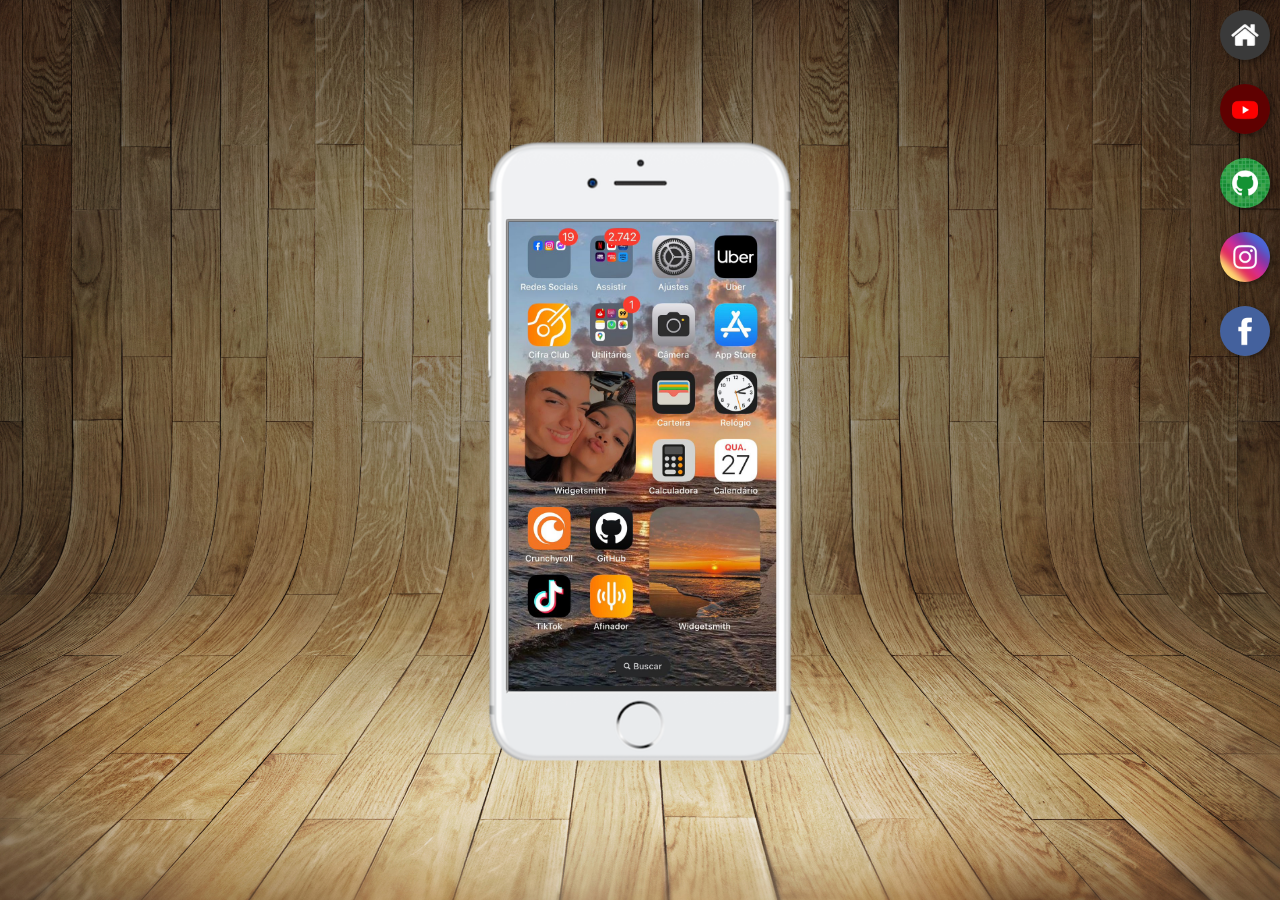
<file: index.html>
<!DOCTYPE html>
<html lang="pt-br">
<head>
    <meta charset="UTF-8">
    <meta name="viewport" content="width=device-width, initial-scale=1.0">
    <title>Rede Sociais</title>
    <link rel="shortcut icon" href="imagens/" type="image/x-icon">
    <link rel="stylesheet" href="estilos/style.css">
</head>
<body>
    <main>
        <section id="telefone">
            <iframe src="home.html" name="tela" id="tela"></iframe>
        </section>
        <section id="redes-sociais">
            <a href="home.html" target="tela"> <img src="imagens/logo-home.jpg" alt="Home"></a> <br>
            <a href="youtube.html" target="tela"><img src="imagens/logo-youtube.jpg" alt="YouTube"></a><br>
            <a href="github.html" target="tela"><img src="imagens/logo-github.jpg" alt="GitHub"></a><br>
            <a href="instagram.html" target="tela"> <img src="imagens/logo-instagram.jpg" alt="Instagram"></a><br>
            <a href="facebook.html" target="tela"><img src="imagens/logo-facebook.jpg" alt=""></a>
        </section>
    </main>
</body>
</html>
</file>
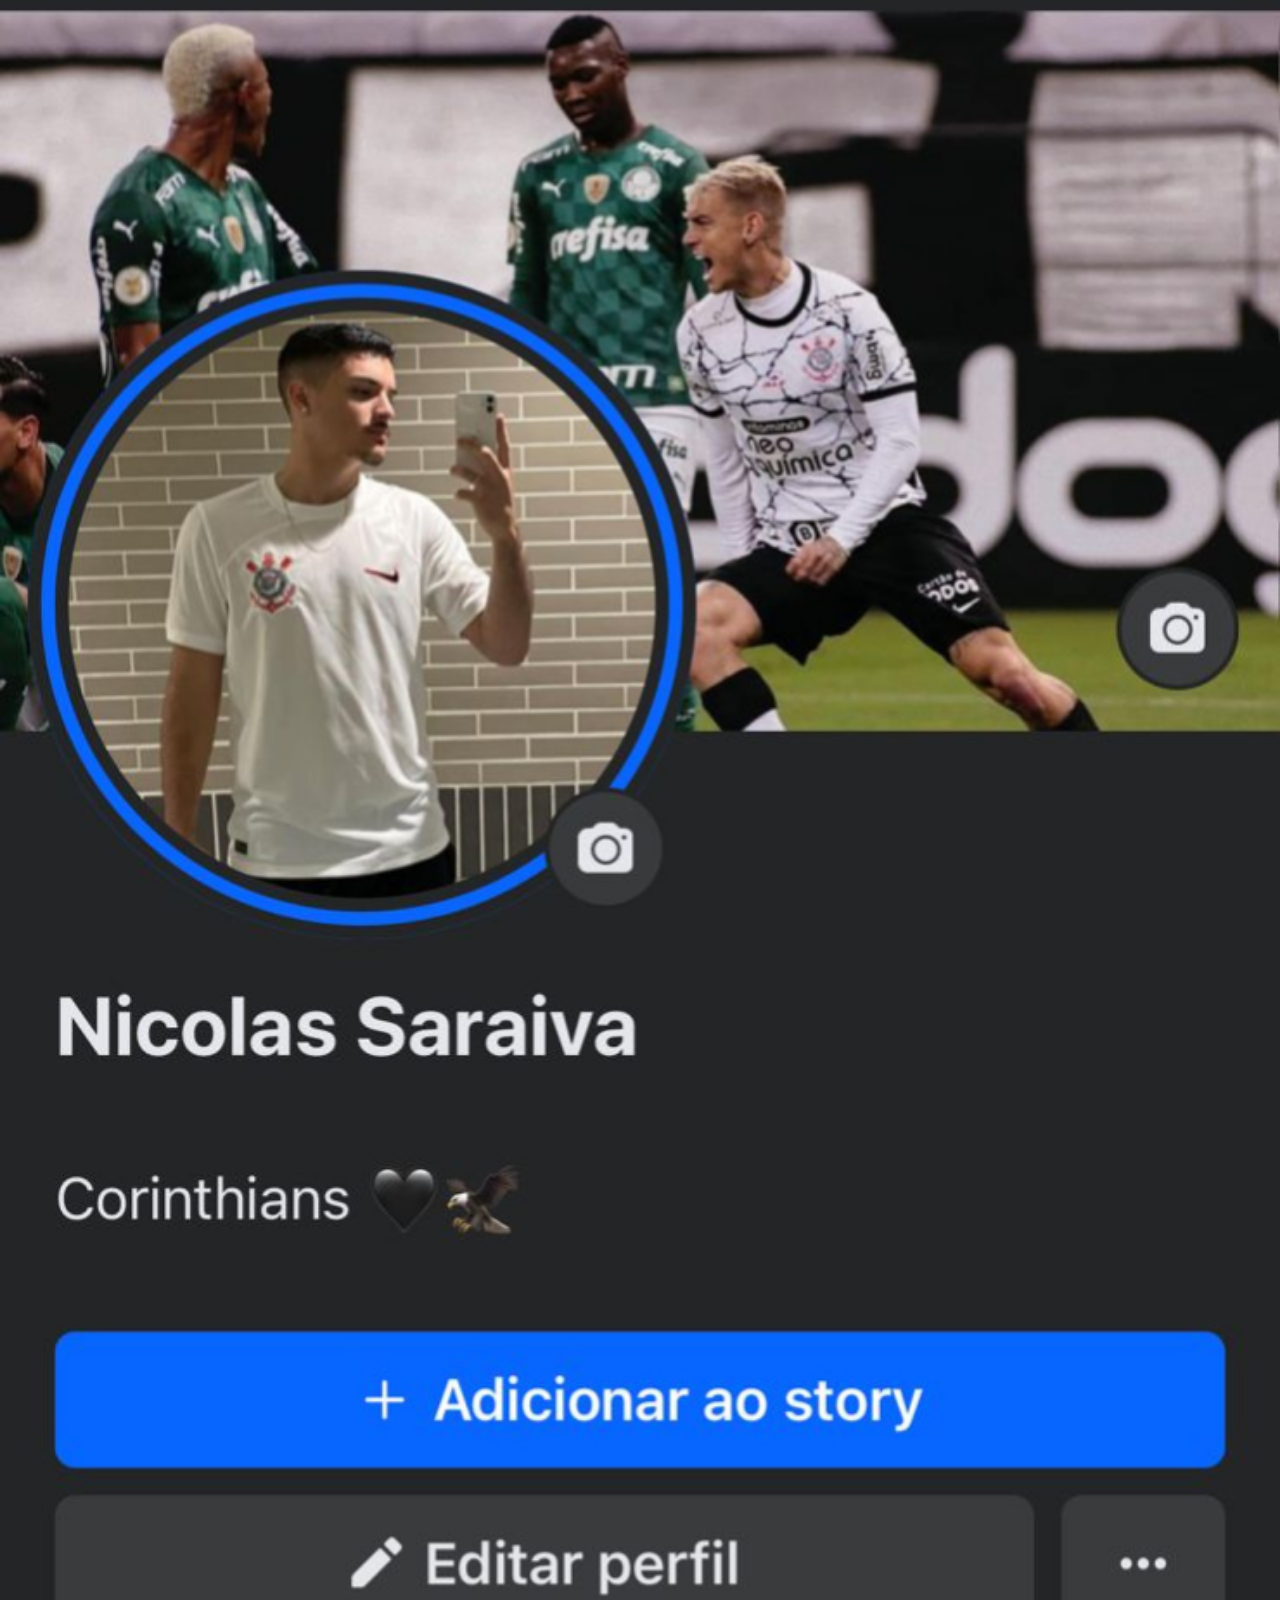
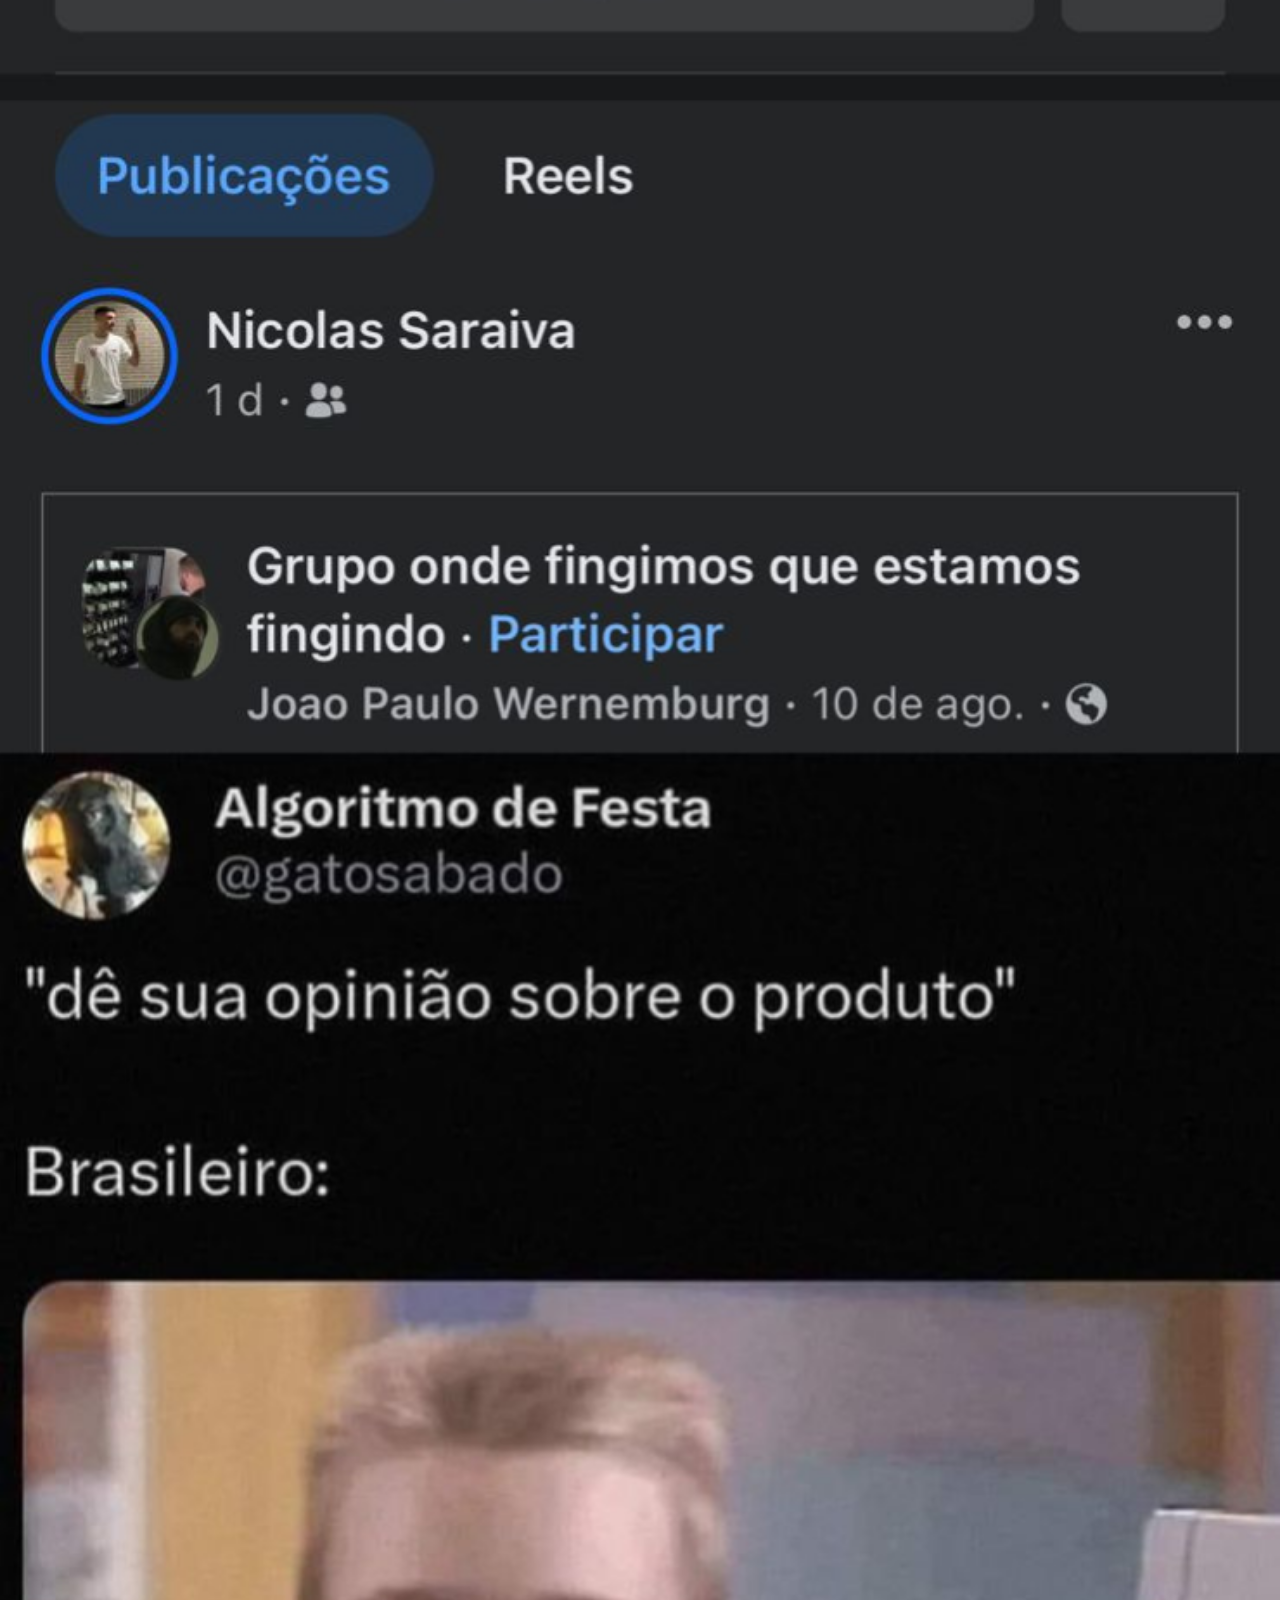
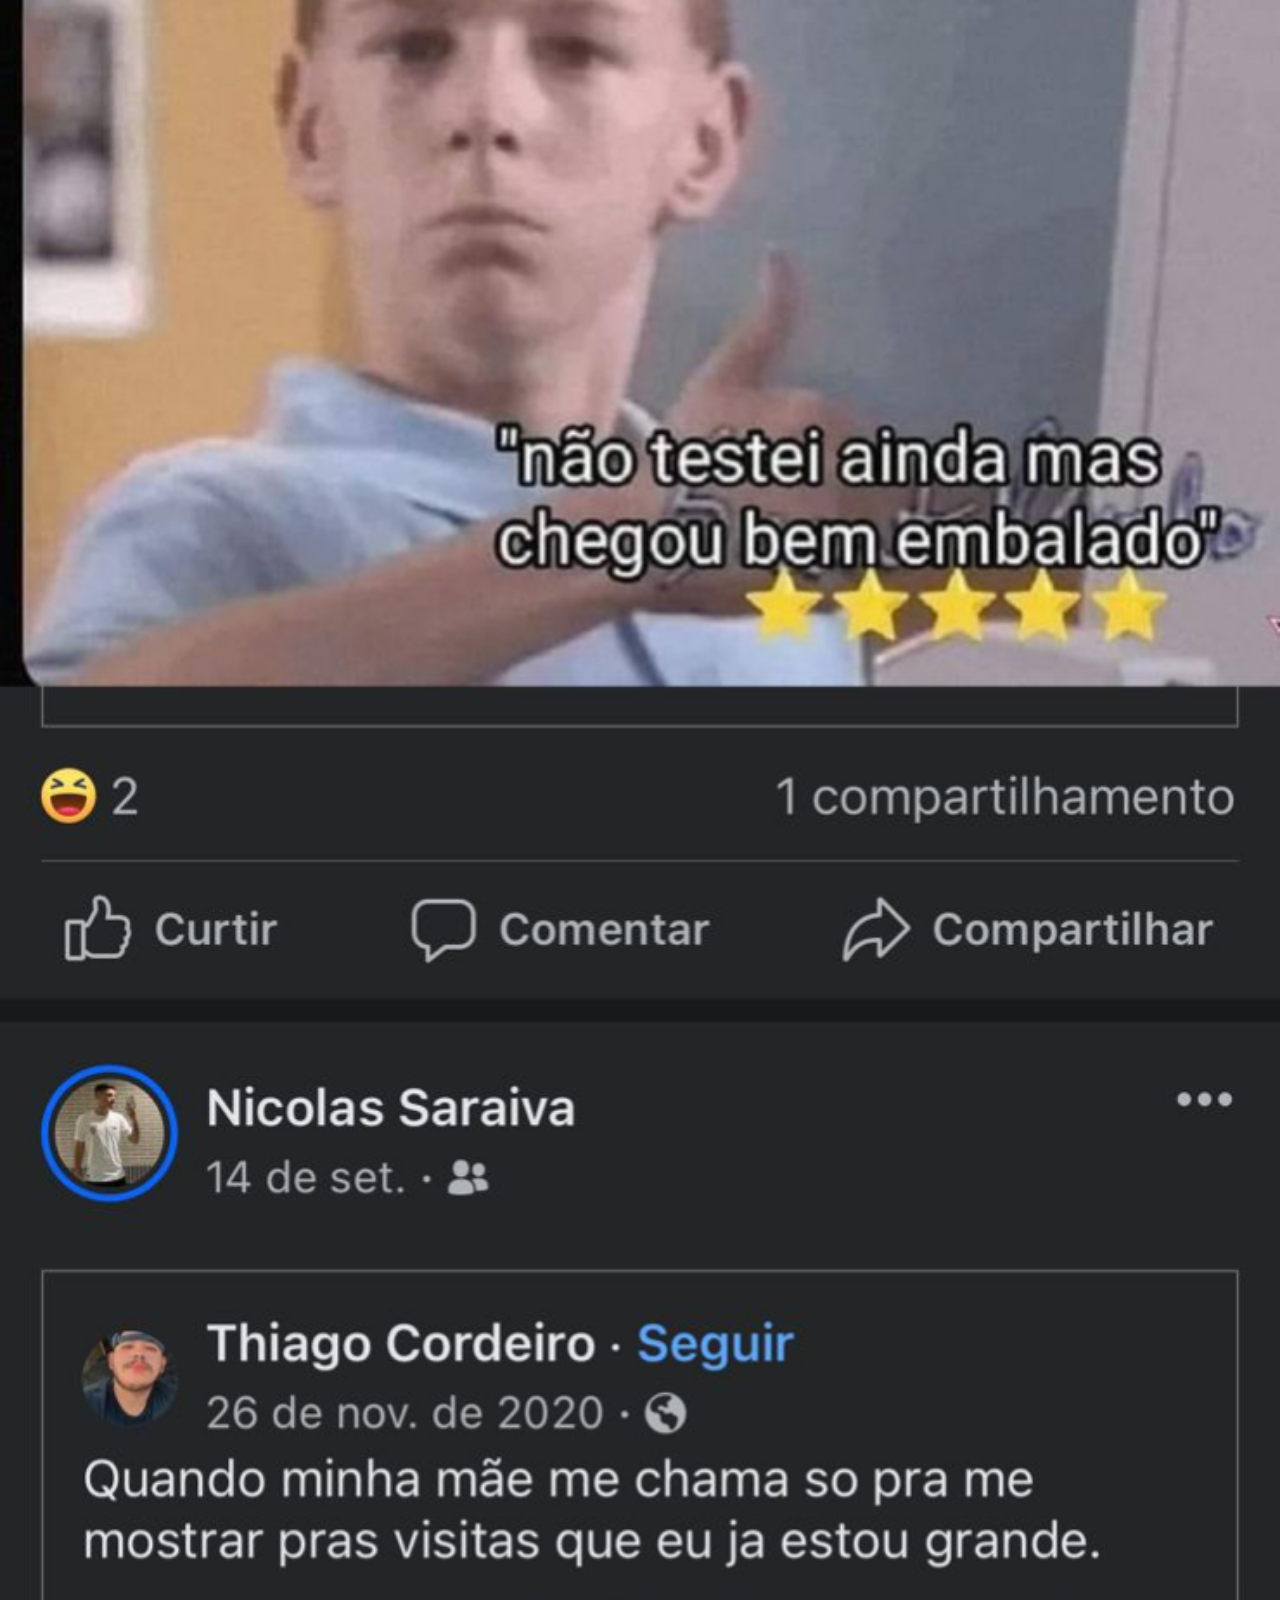
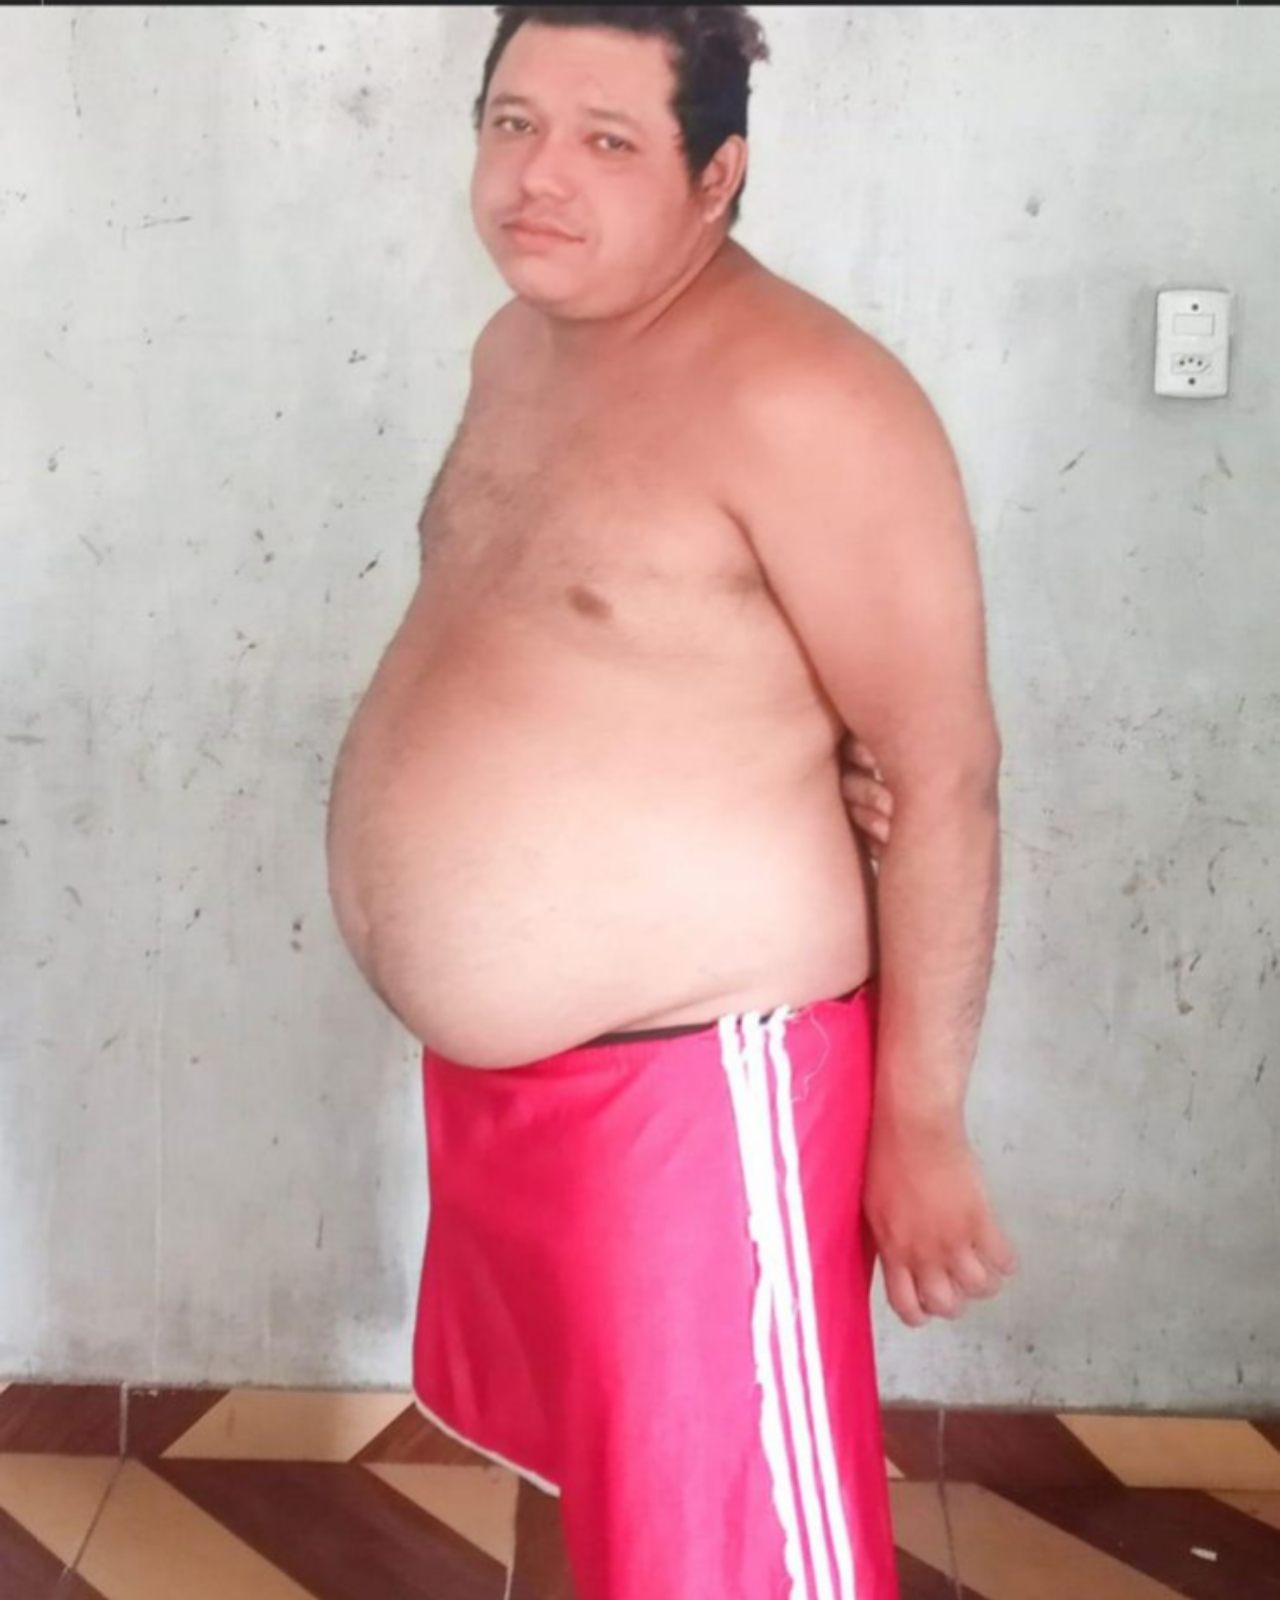
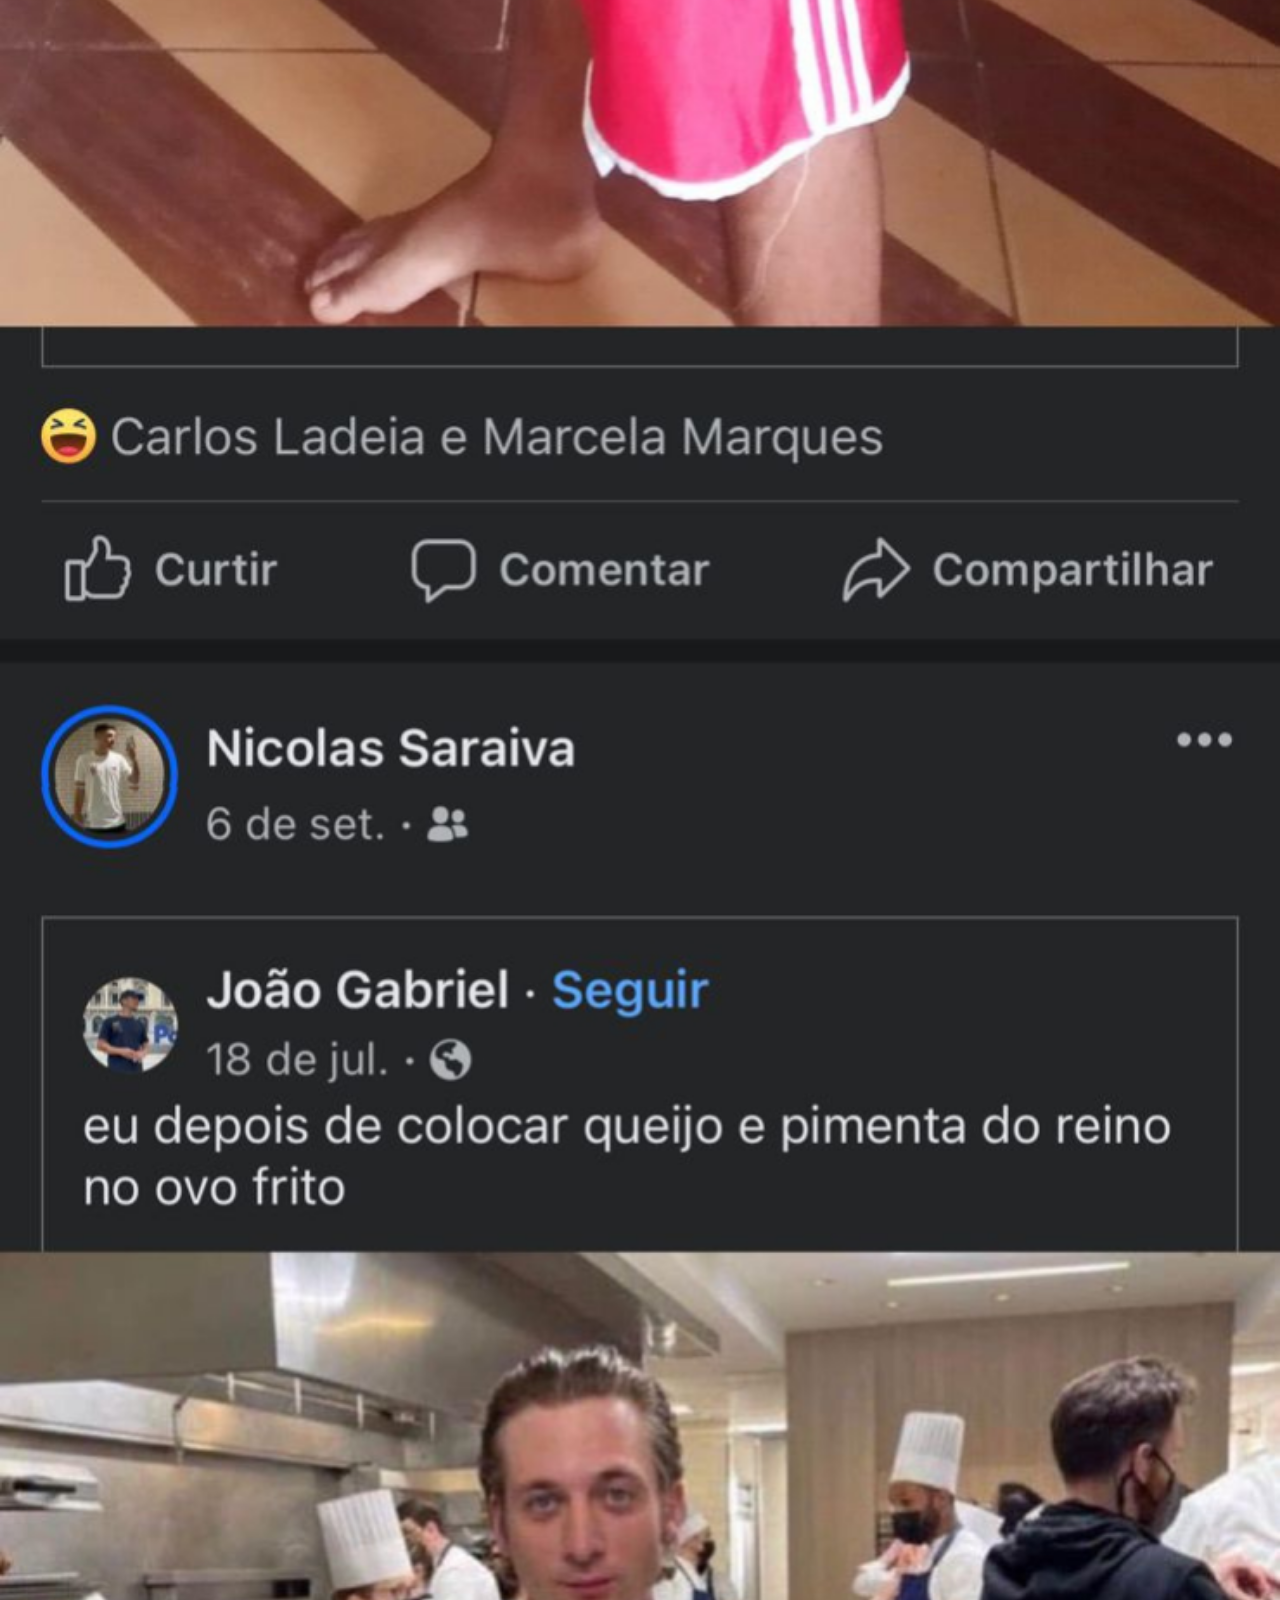
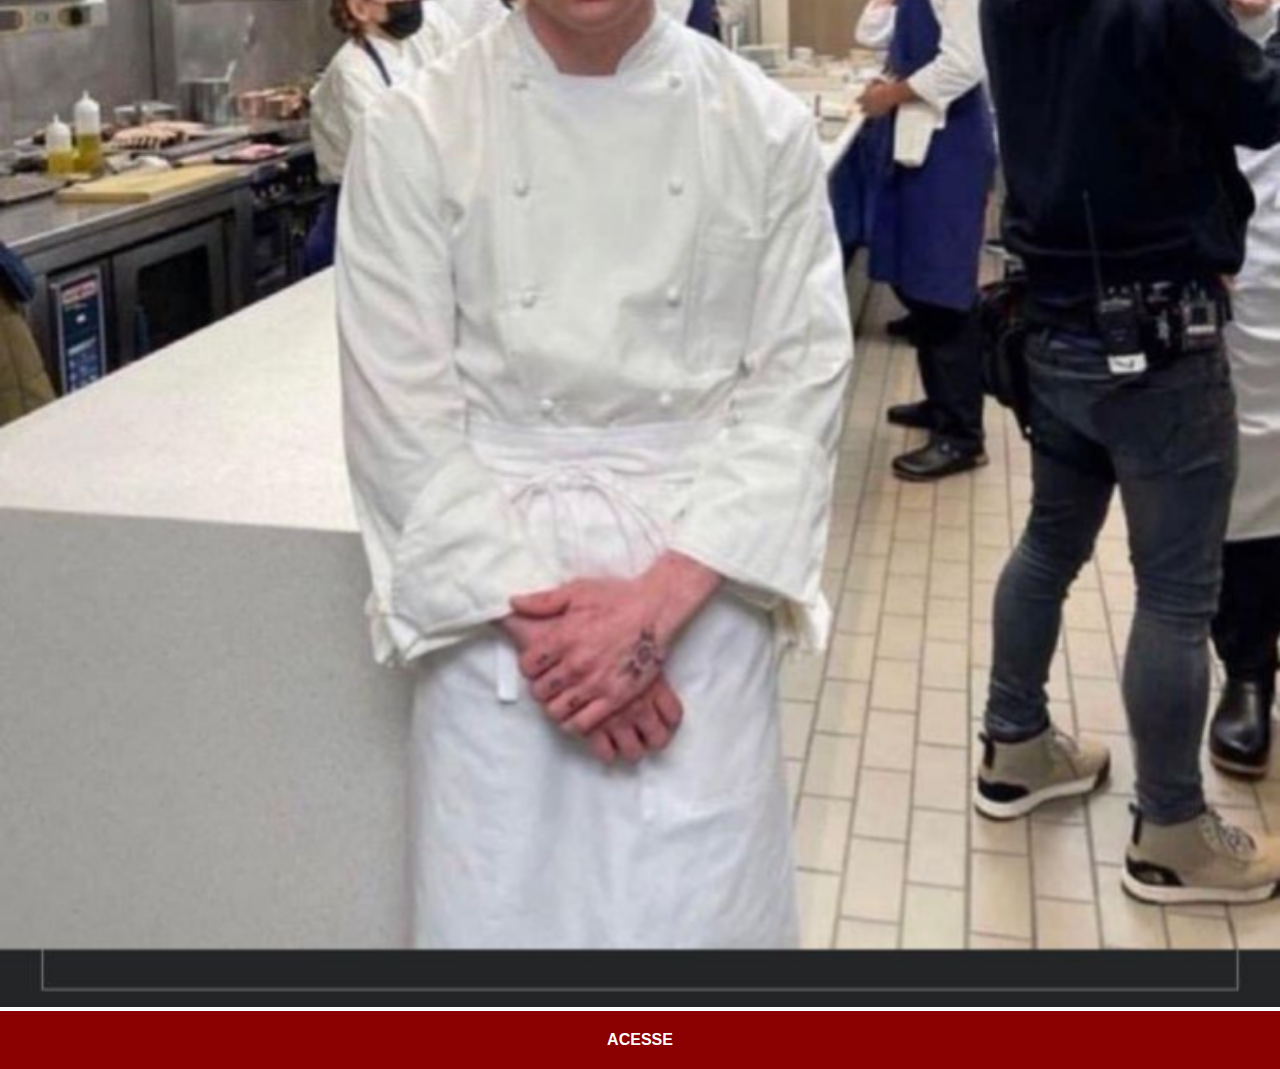
<file: facebook.html>
<!DOCTYPE html>
<html lang="pt-br">
<head>
    <meta charset="UTF-8">
    <meta name="viewport" content="width=device-width, initial-scale=1.0">
    <title>Document</title>
    <link rel="stylesheet" href="estilos/social.css">
</head>
<body>
    <img src="imagens/tela-facebook.png" alt="">
    <a href="https://www.facebook.com/nicolas.saraivadossantos?mibextid=LQQJ4d" target="_blank">ACESSE</a>
</body>
</html>
</file>
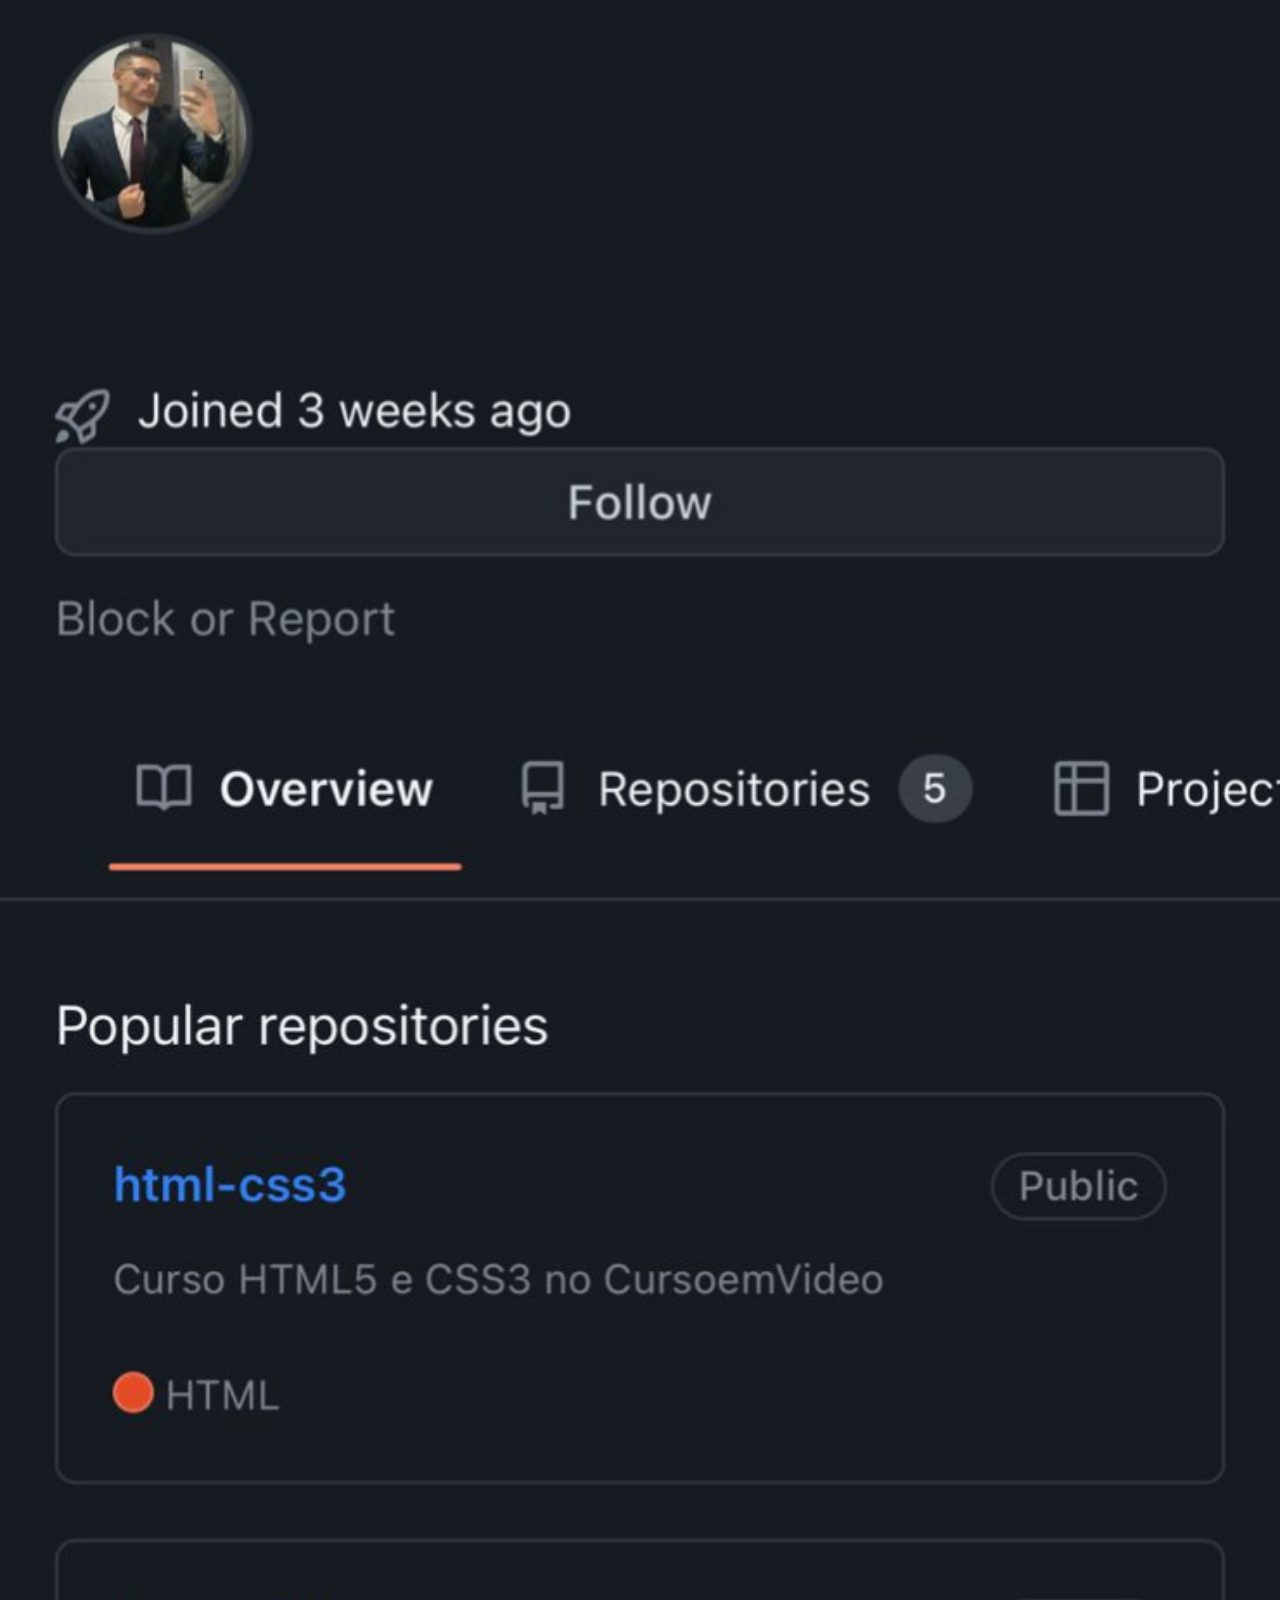
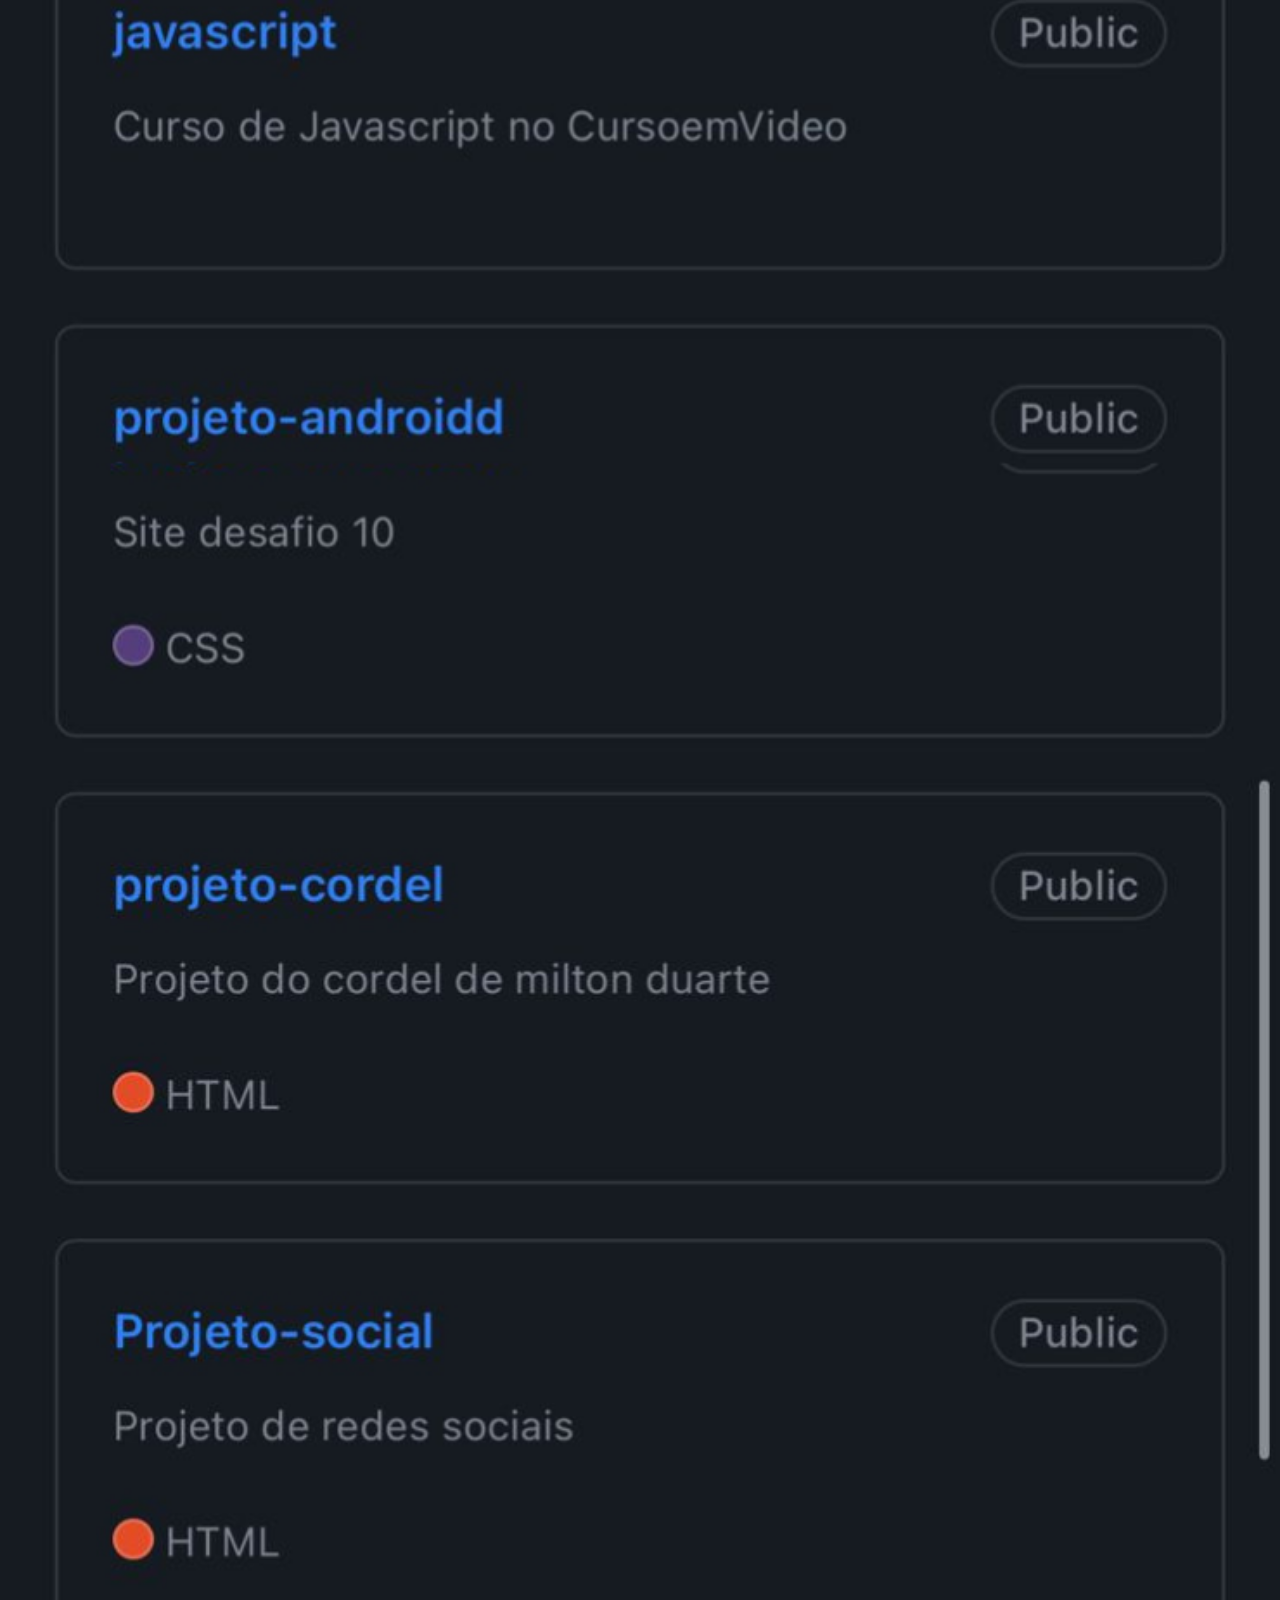
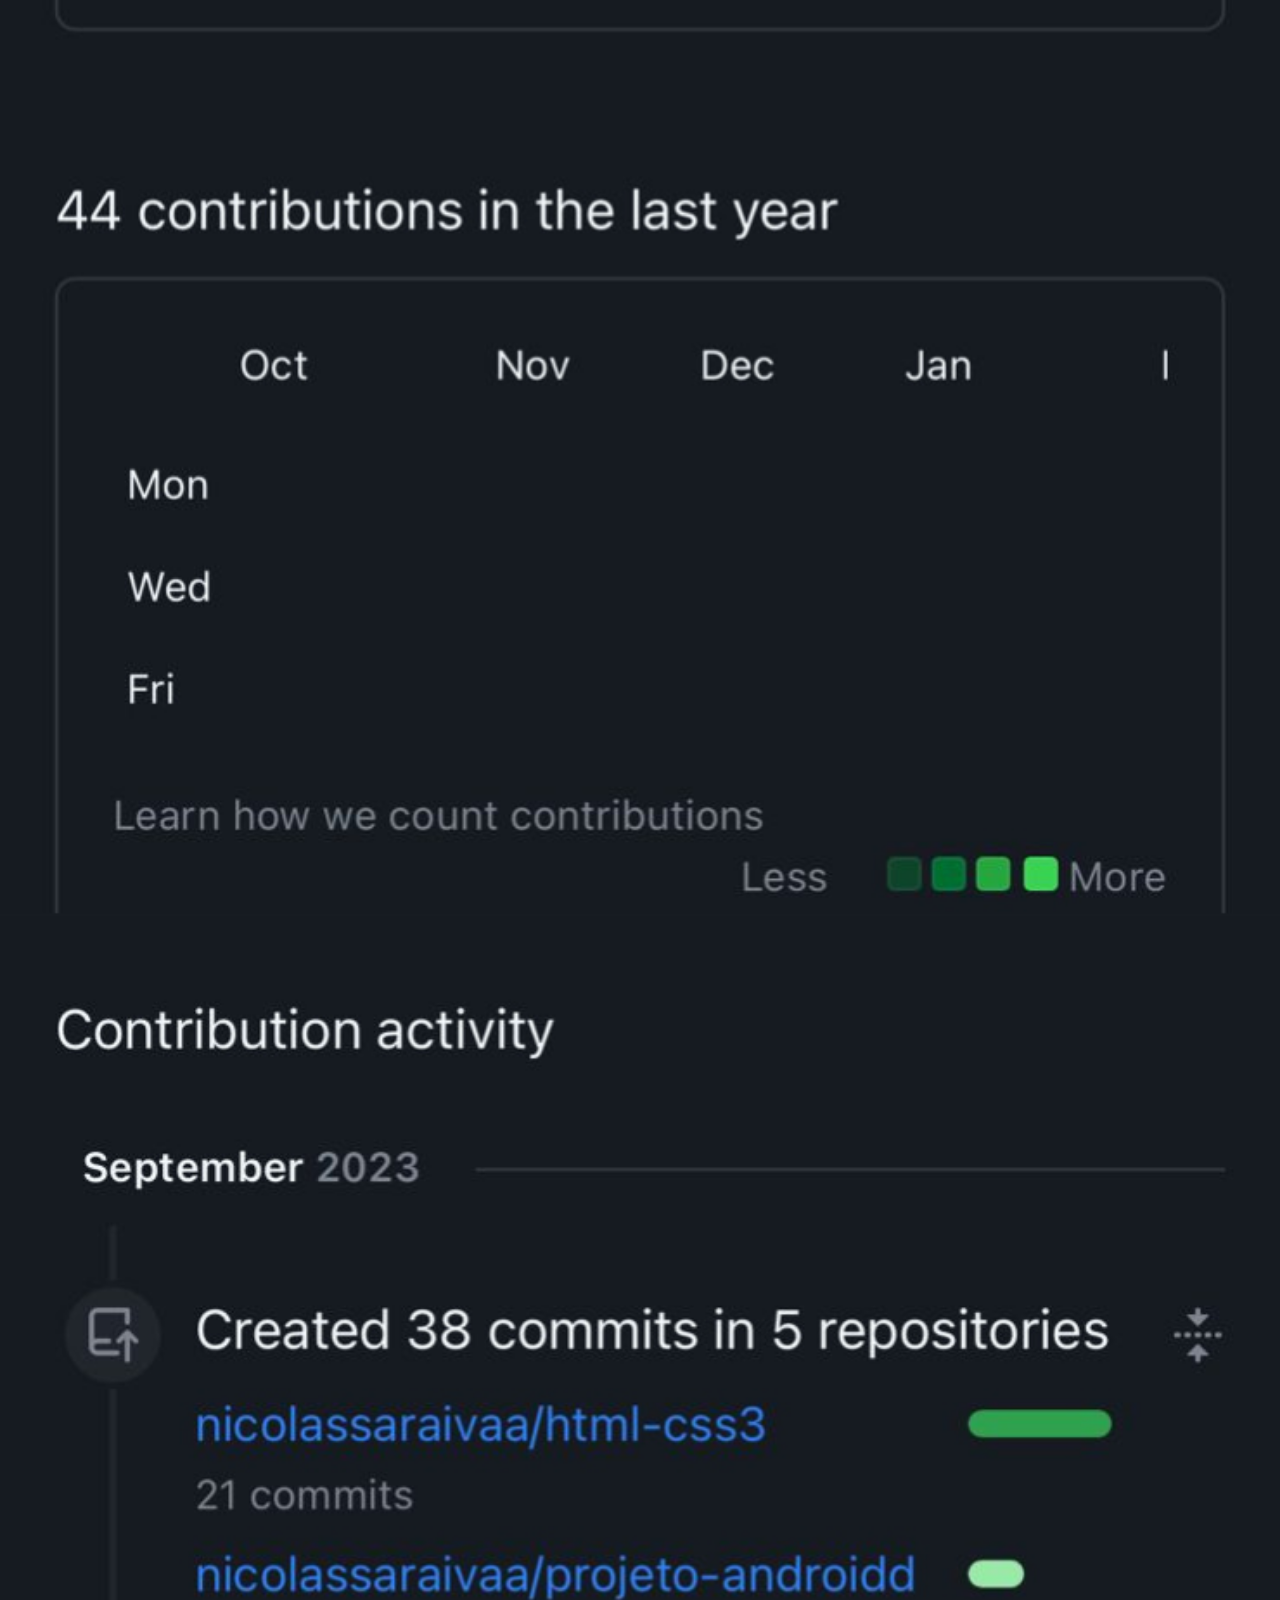
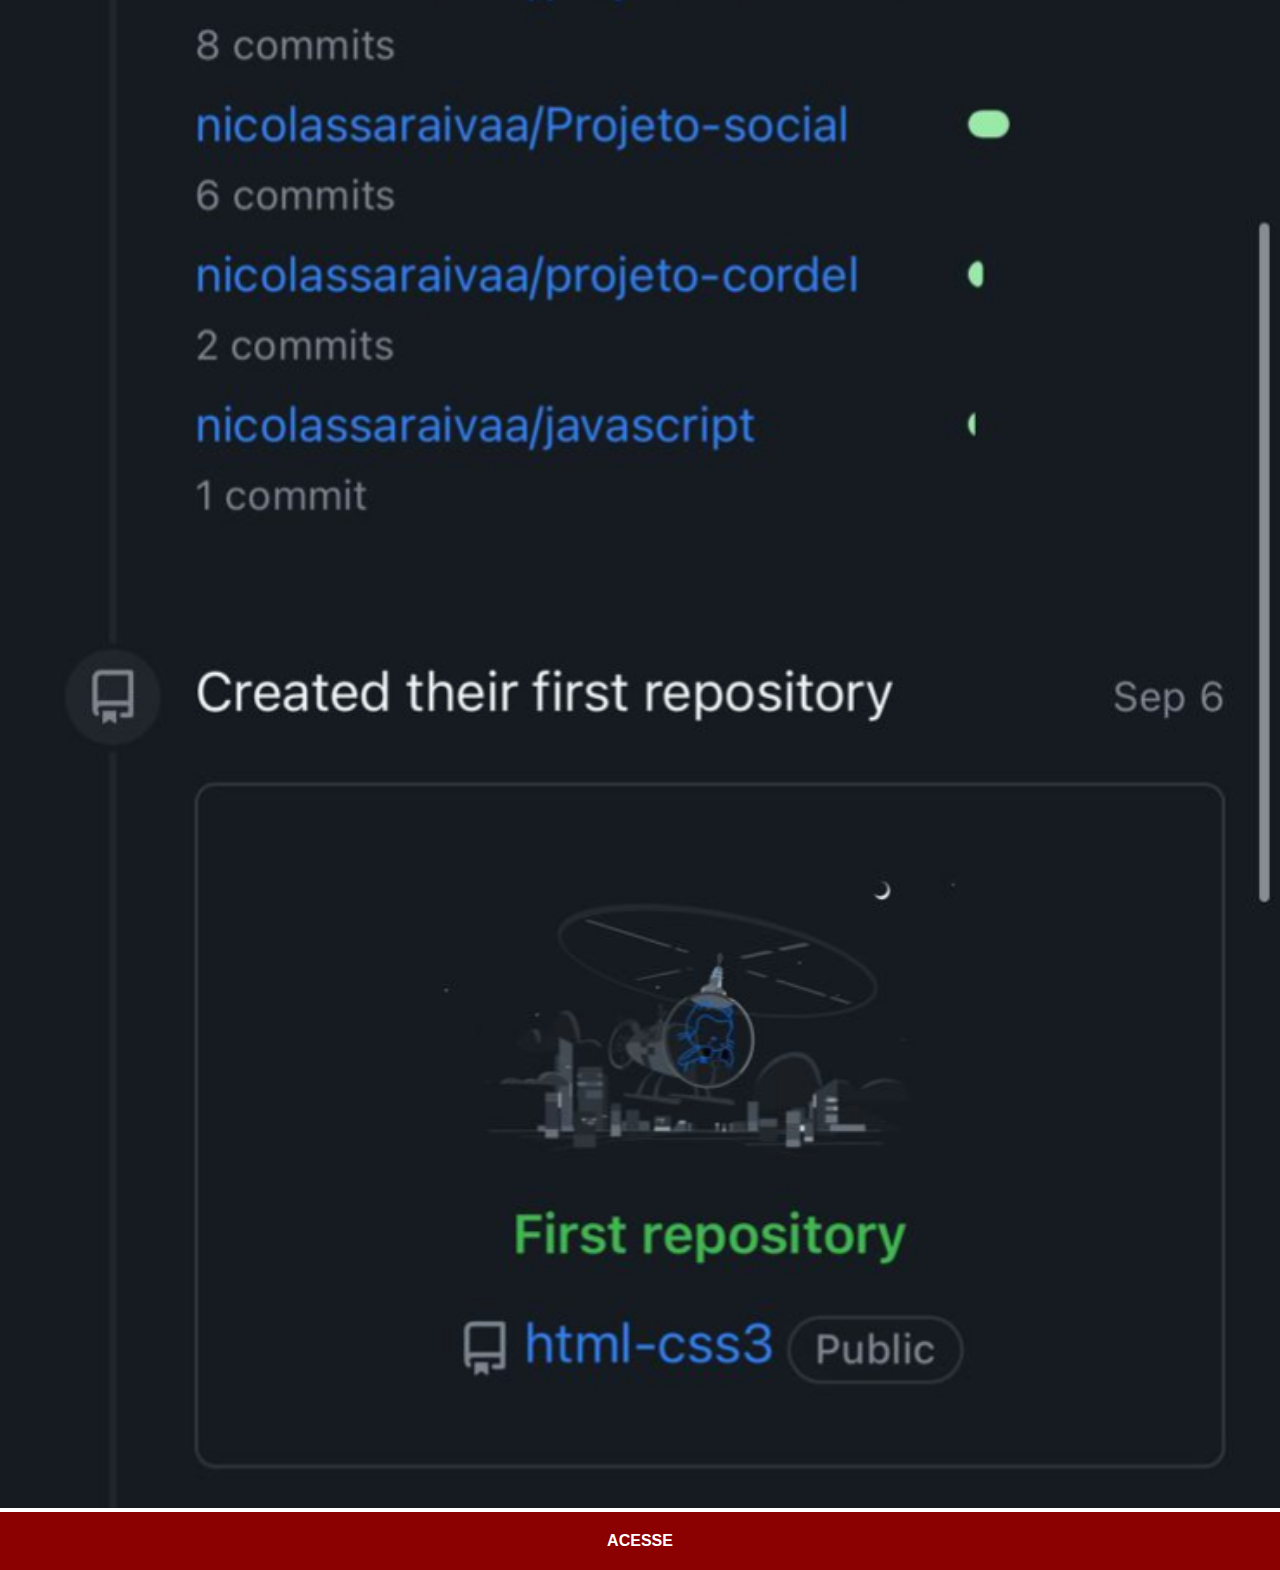
<file: github.html>
<!DOCTYPE html>
<html lang="pt-br">
<head>
    <meta charset="UTF-8">
    <meta name="viewport" content="width=device-width, initial-scale=1.0">
    <title>Document</title>
    <link rel="stylesheet" href="estilos/social.css">
</head>
<body>
    <img src="imagens/tela-github.png" alt="">
    <a href="https://github.com/nicolassaraivaa/" target="_blank">ACESSE</a>
</body>
</html>
</file>
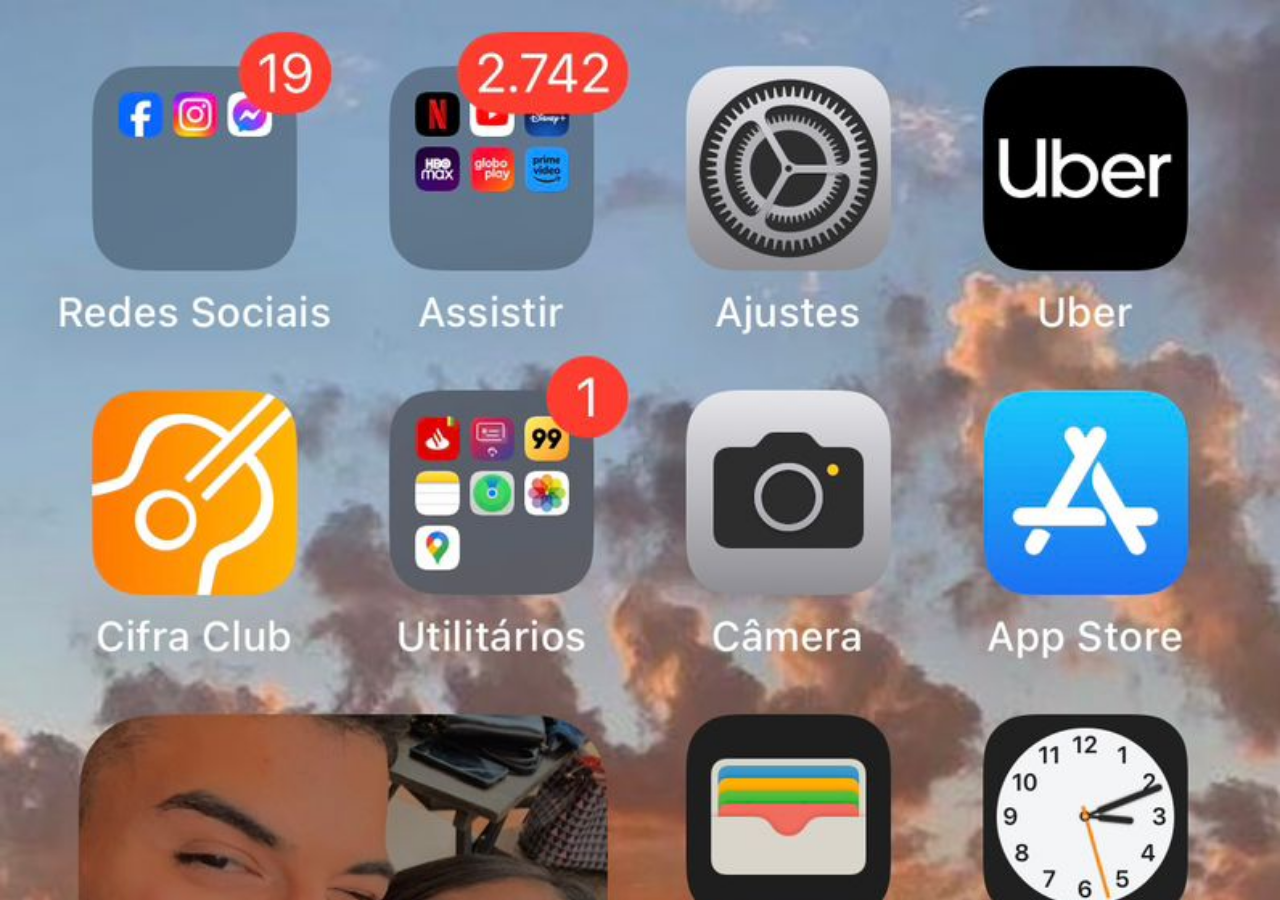
<file: home.html>
<!DOCTYPE html>
<html lang="pt-br">
<head>
    <meta charset="UTF-8">
    <meta name="viewport" content="width=device-width, initial-scale=1.0">
    <title>Home</title>
</head>
<style>
    *{
        margin: 0px;
        padding: 0px;
    }

    body{
        width: 100vw;
        height: 100vh;
        background: url(imagens/tela-home2.jpeg) no-repeat top center;
        background-size: cover;
    }
</style>
<body>
    
</body>
</html>
</file>
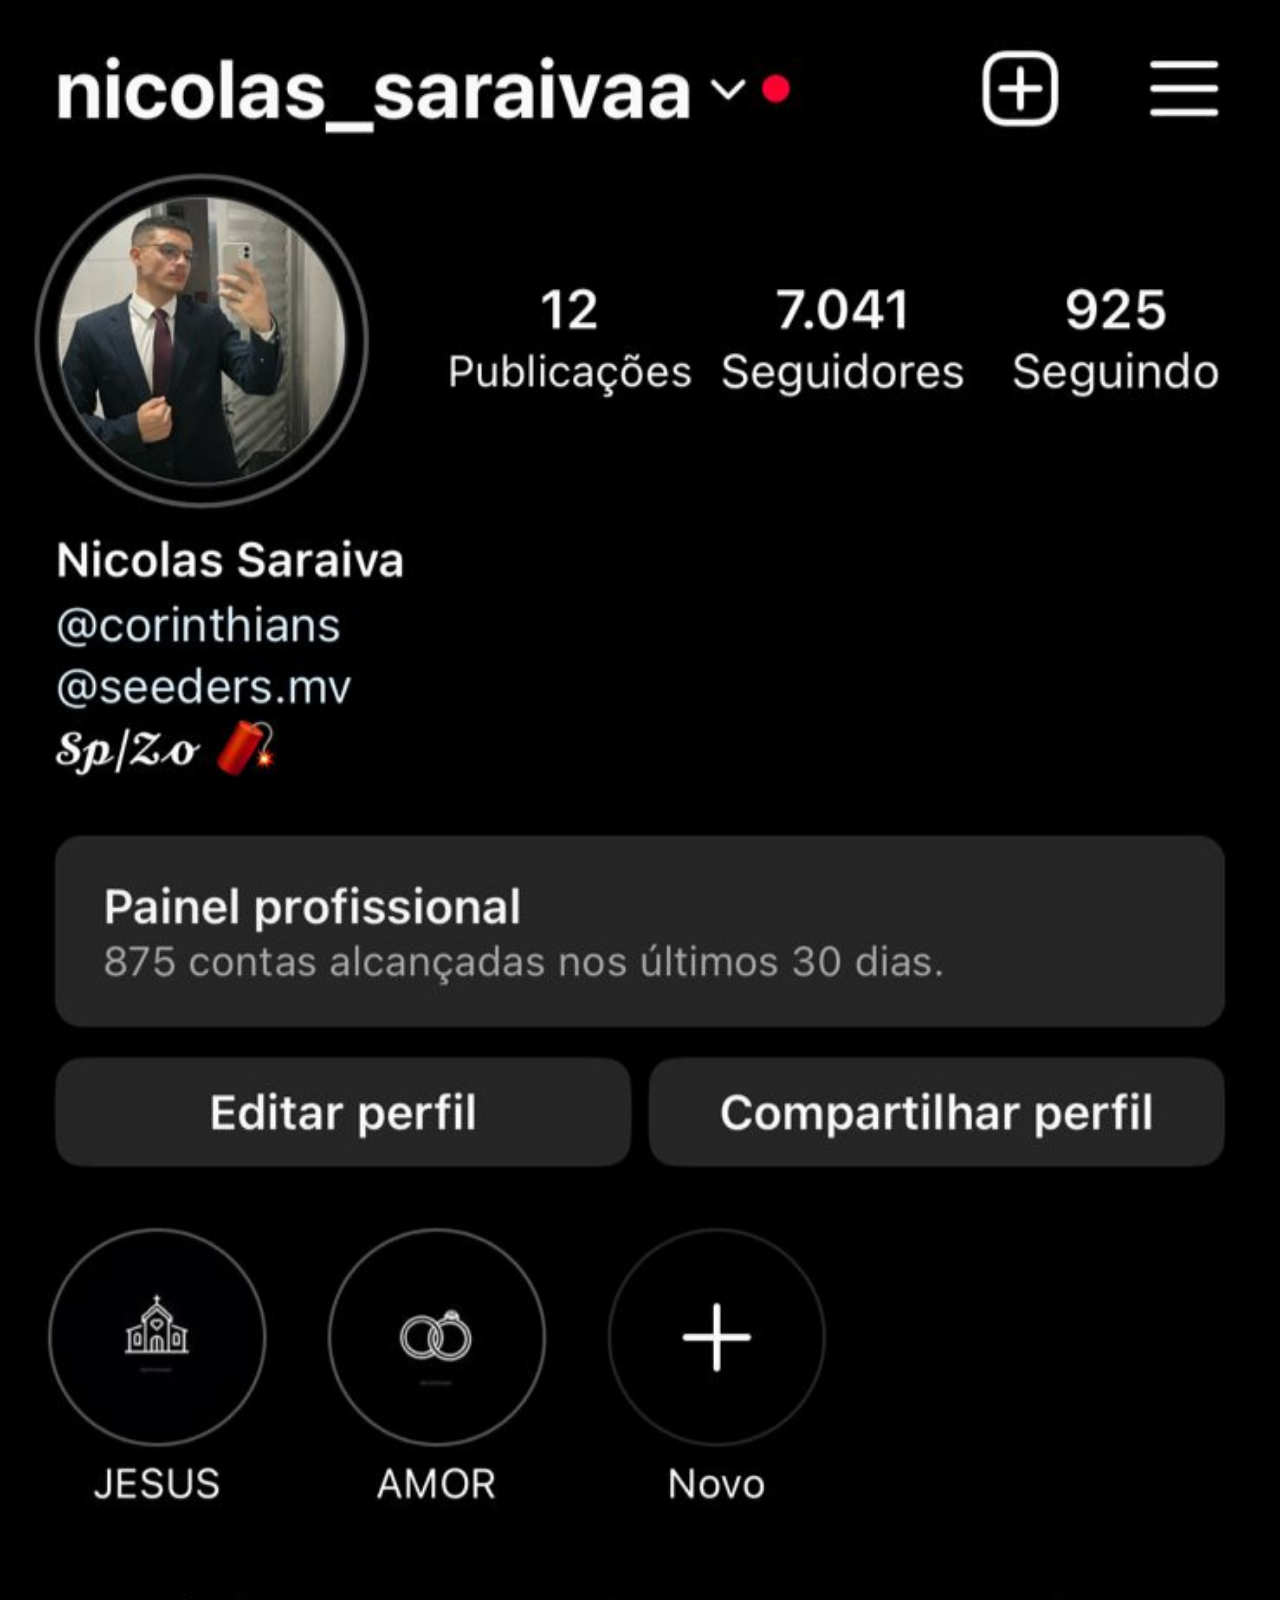
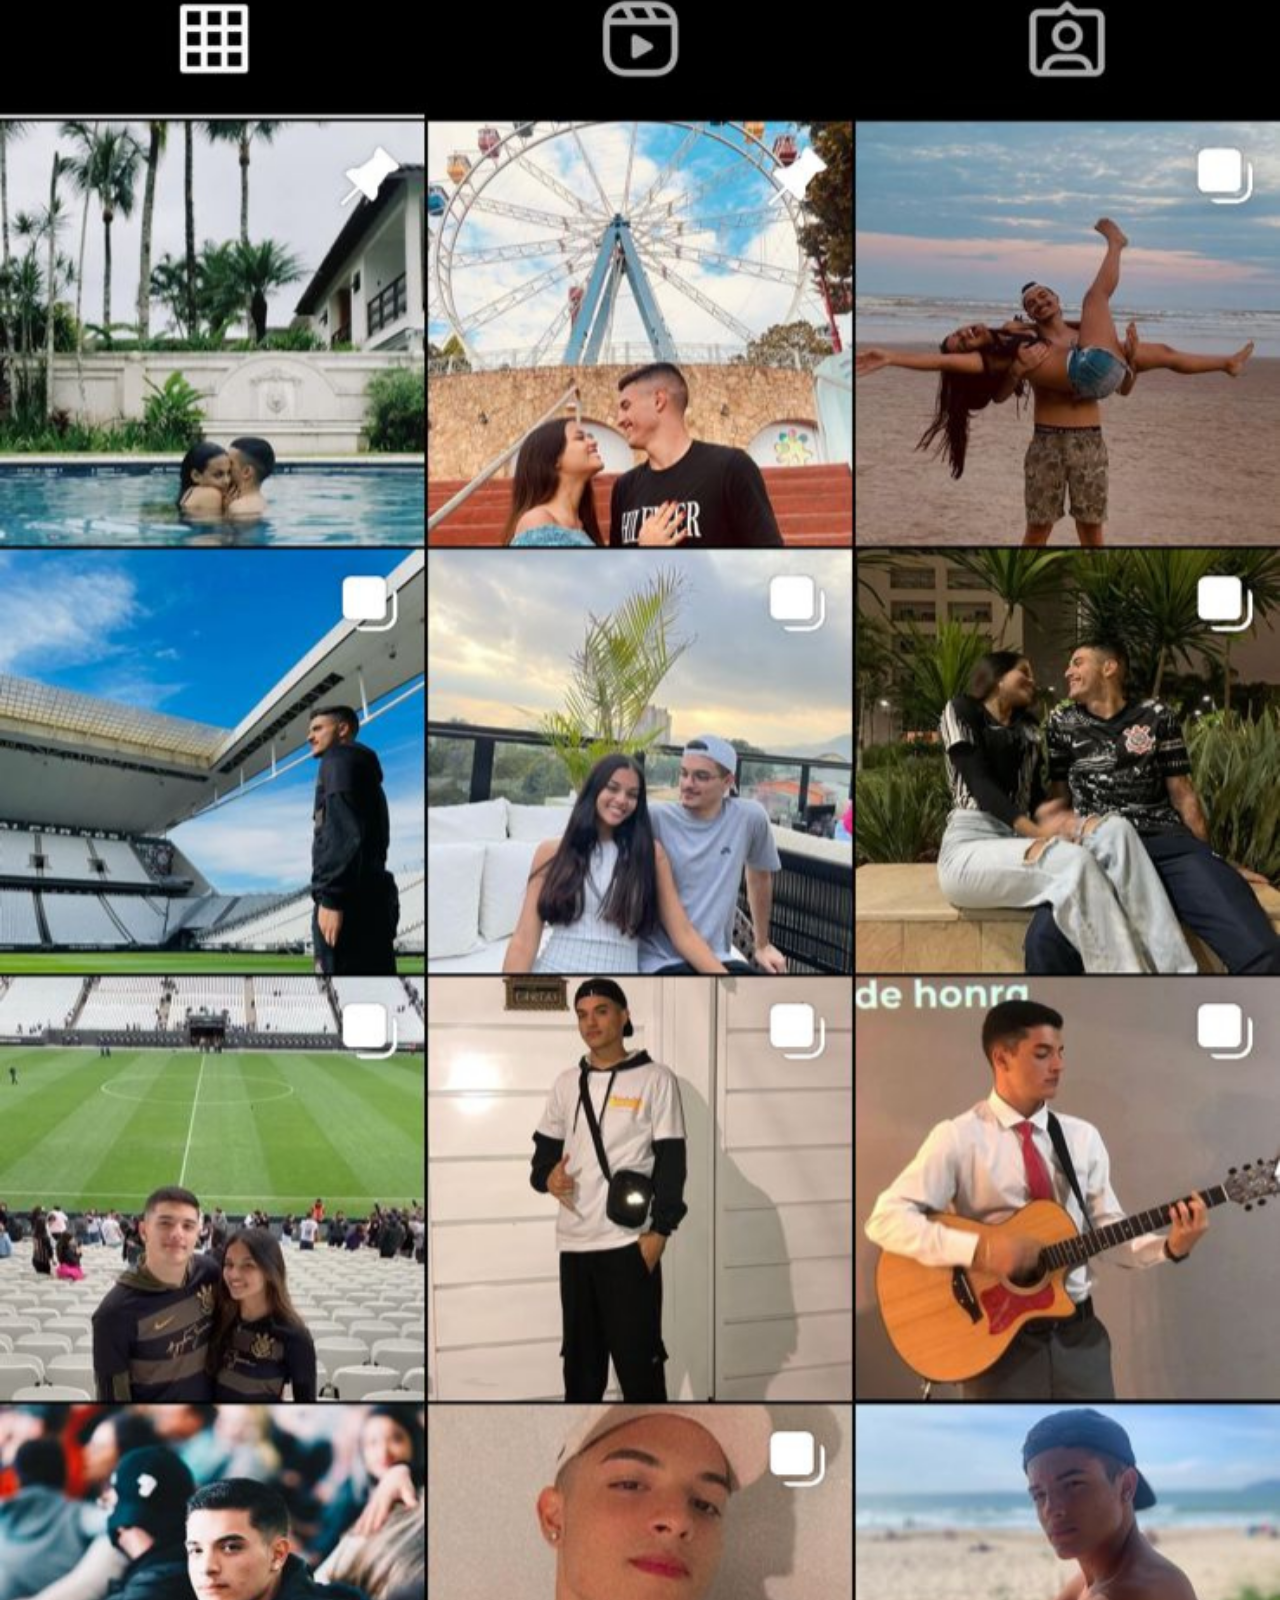
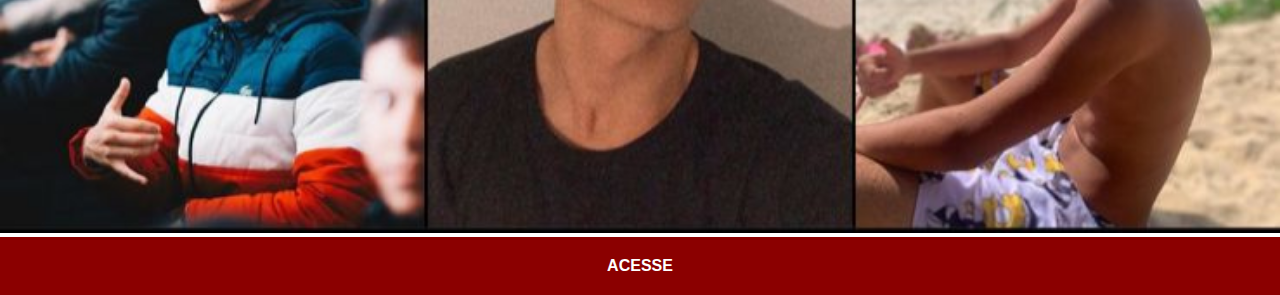
<file: instagram.html>
<!DOCTYPE html>
<html lang="pt-br">
<head>
    <meta charset="UTF-8">
    <meta name="viewport" content="width=device-width, initial-scale=1.0">
    <title>Document</title>
    <link rel="stylesheet" href="estilos/social.css">
</head>
<body>
    <img src="imagens/tela-instagram.png" alt="">
    <a href="https://instagram.com/nicolas_saraivaa?igshid=NGVhN2U2NjQ0Yg==" target="_blank">ACESSE</a>
</body>
</html>
</file>
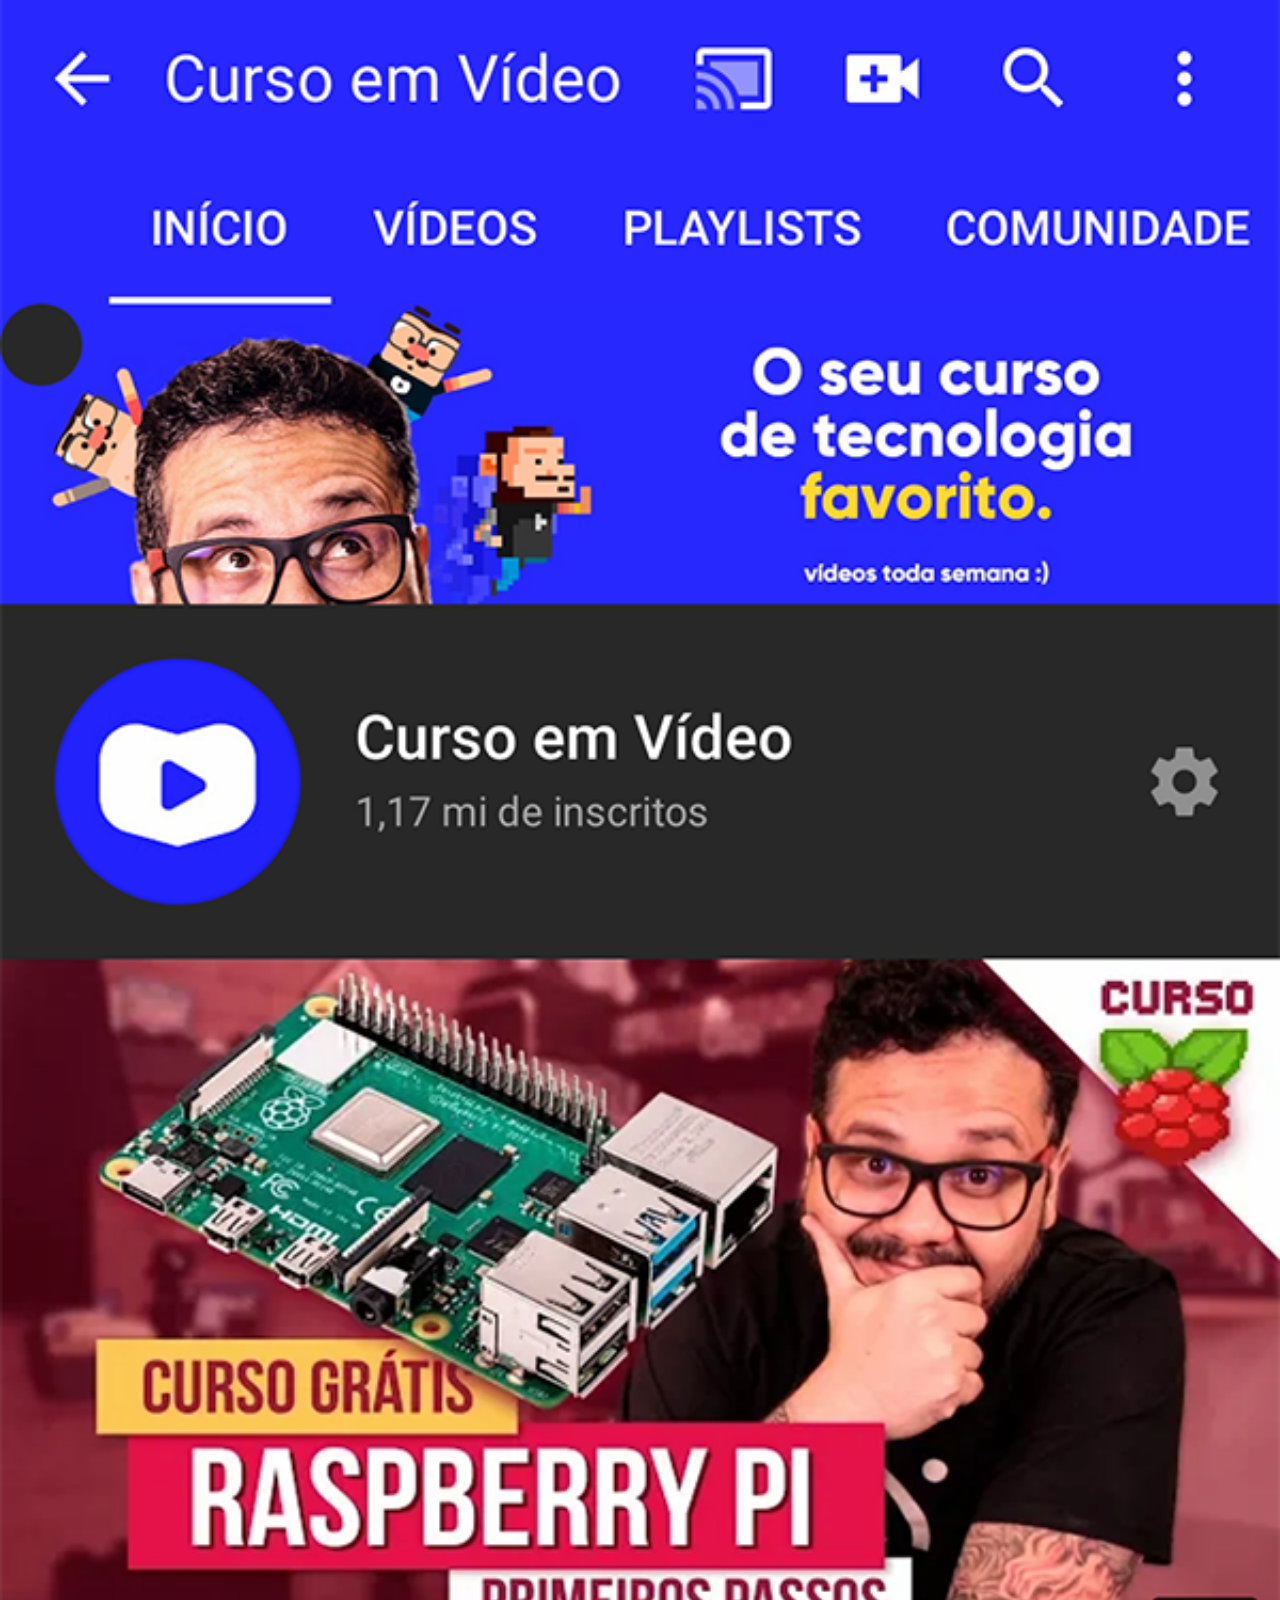
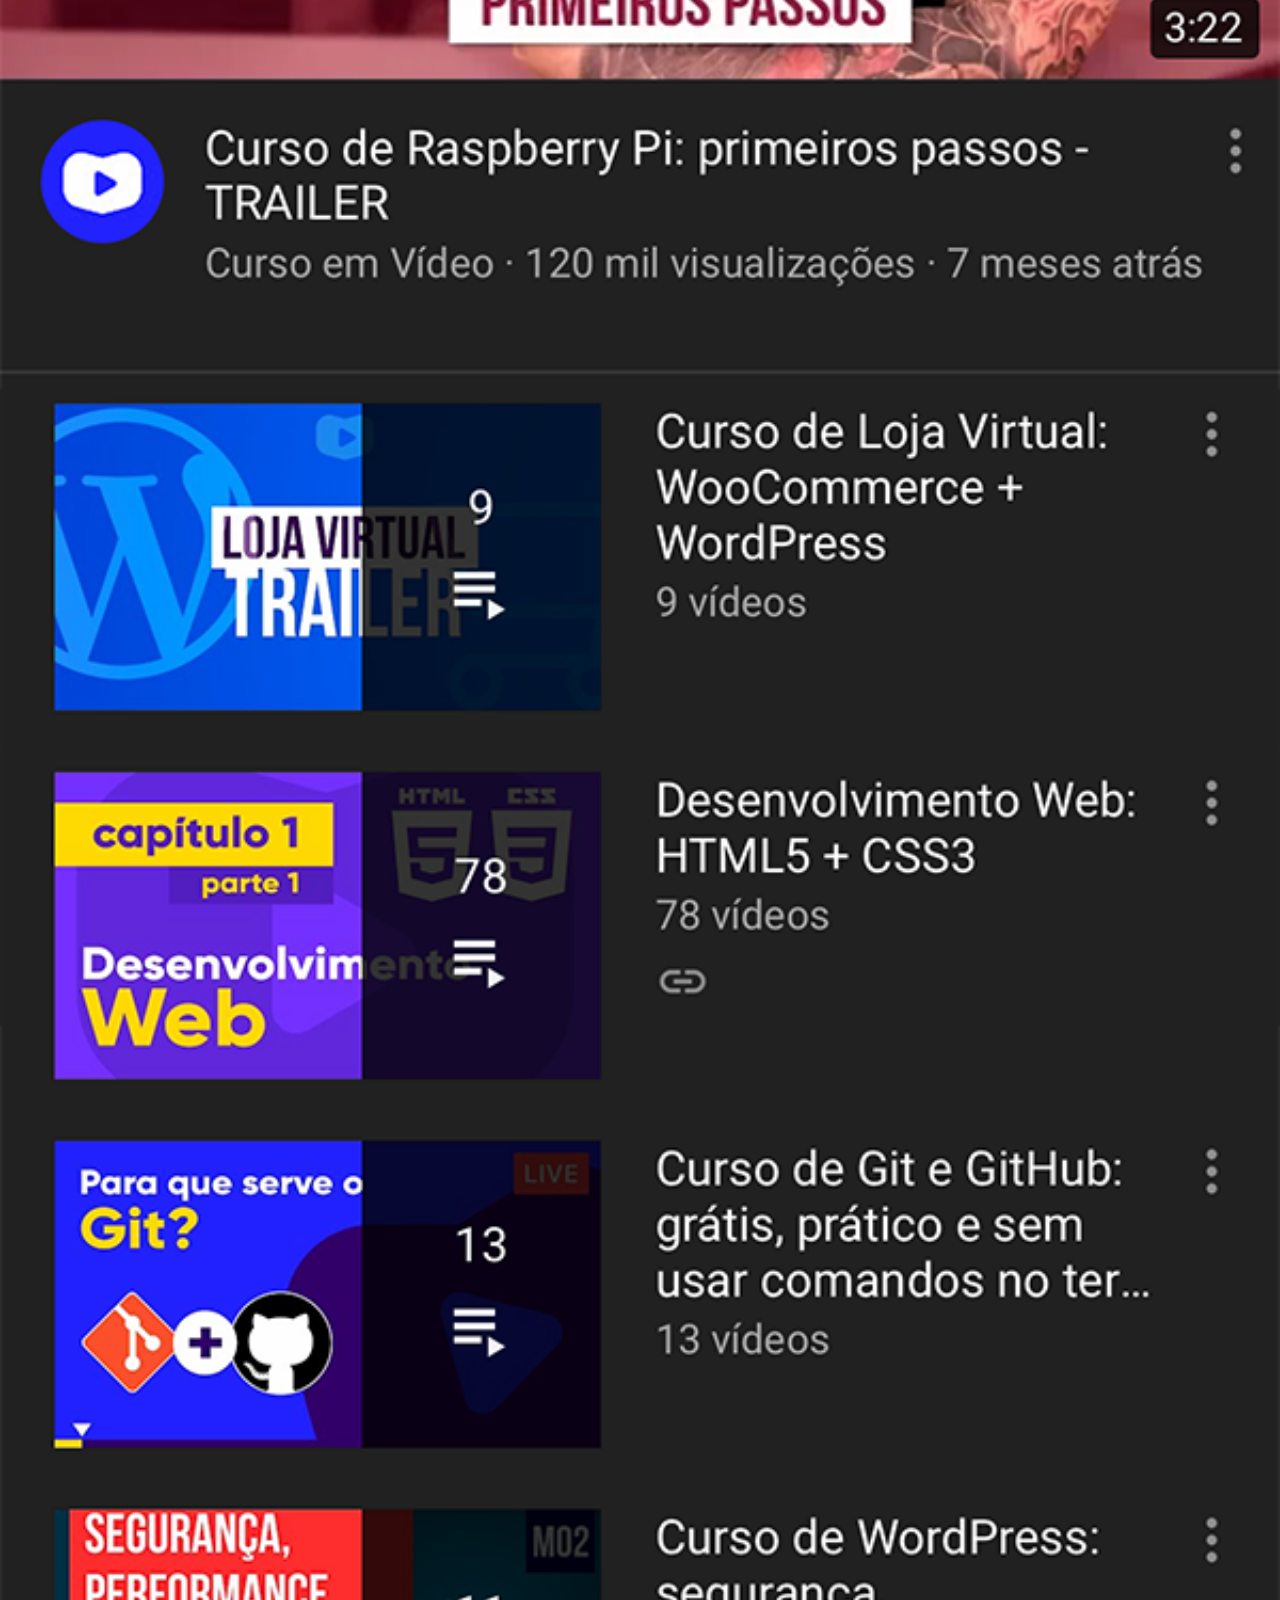
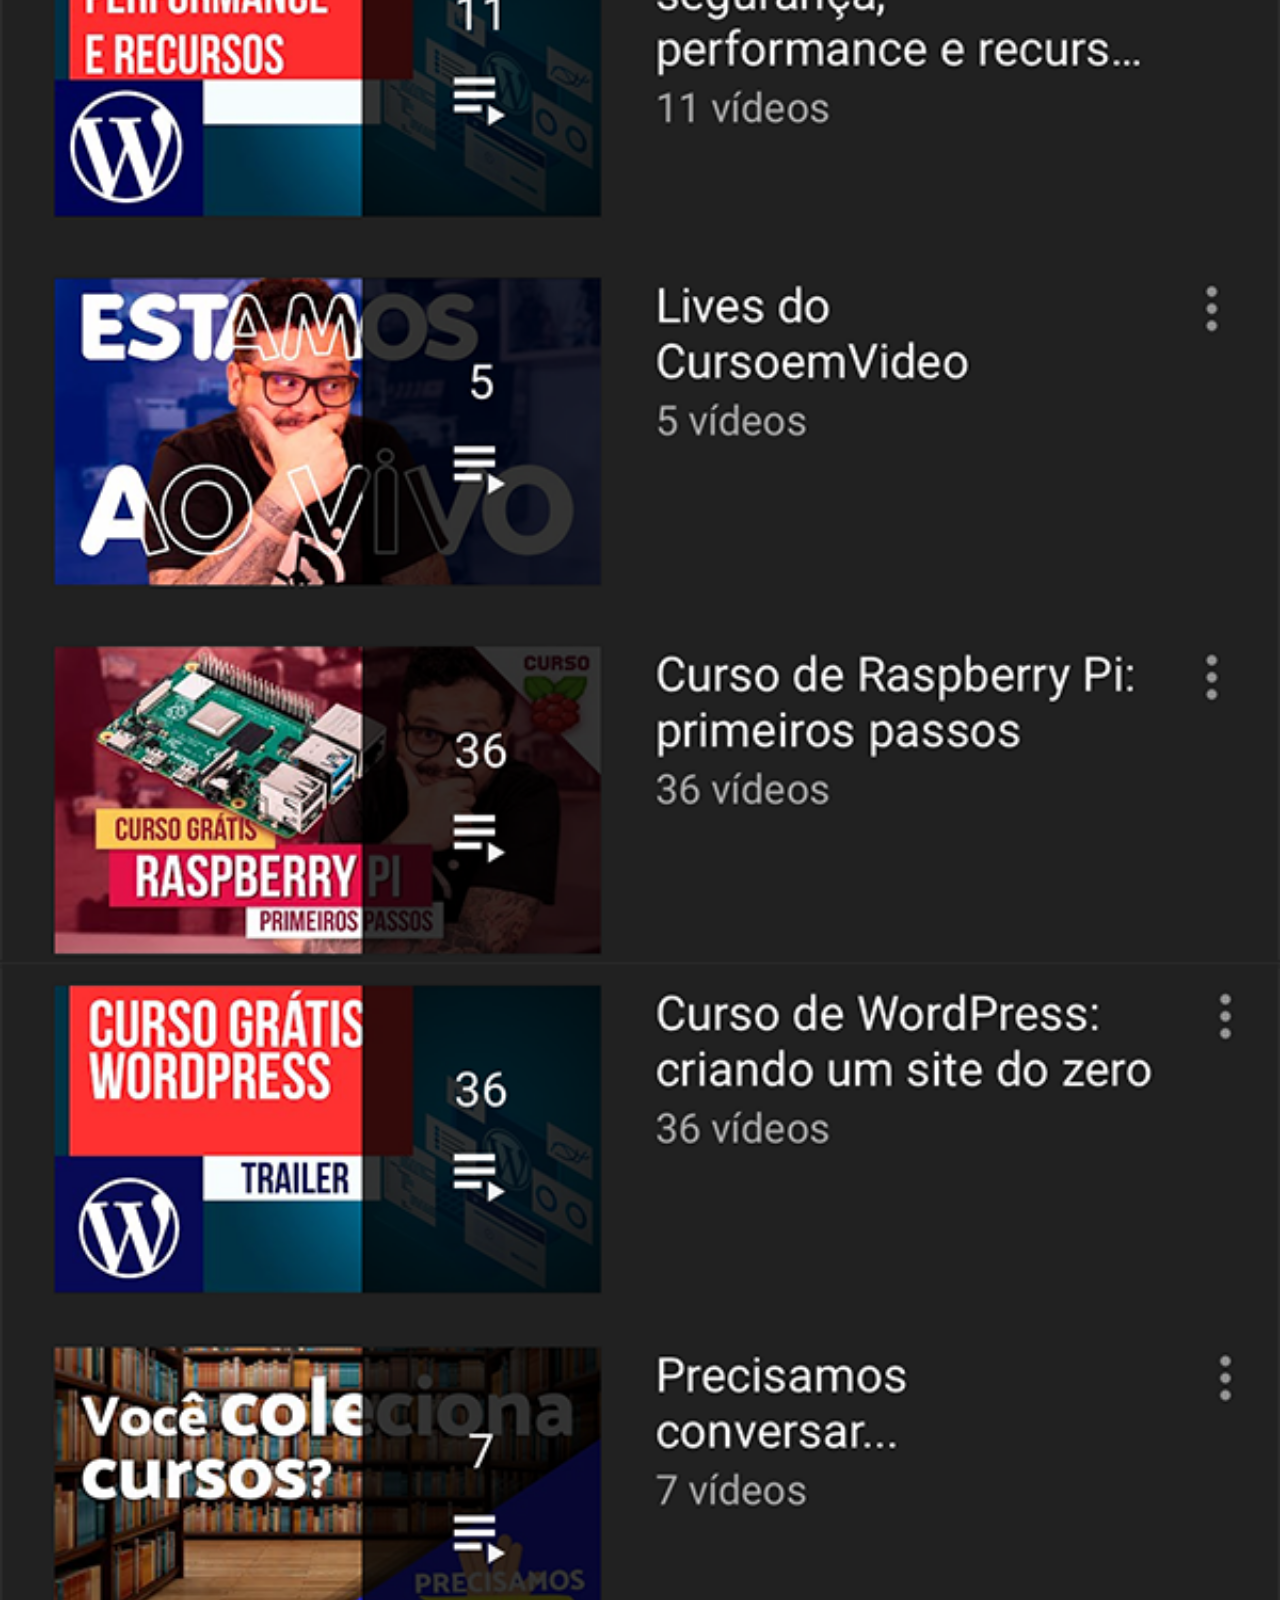
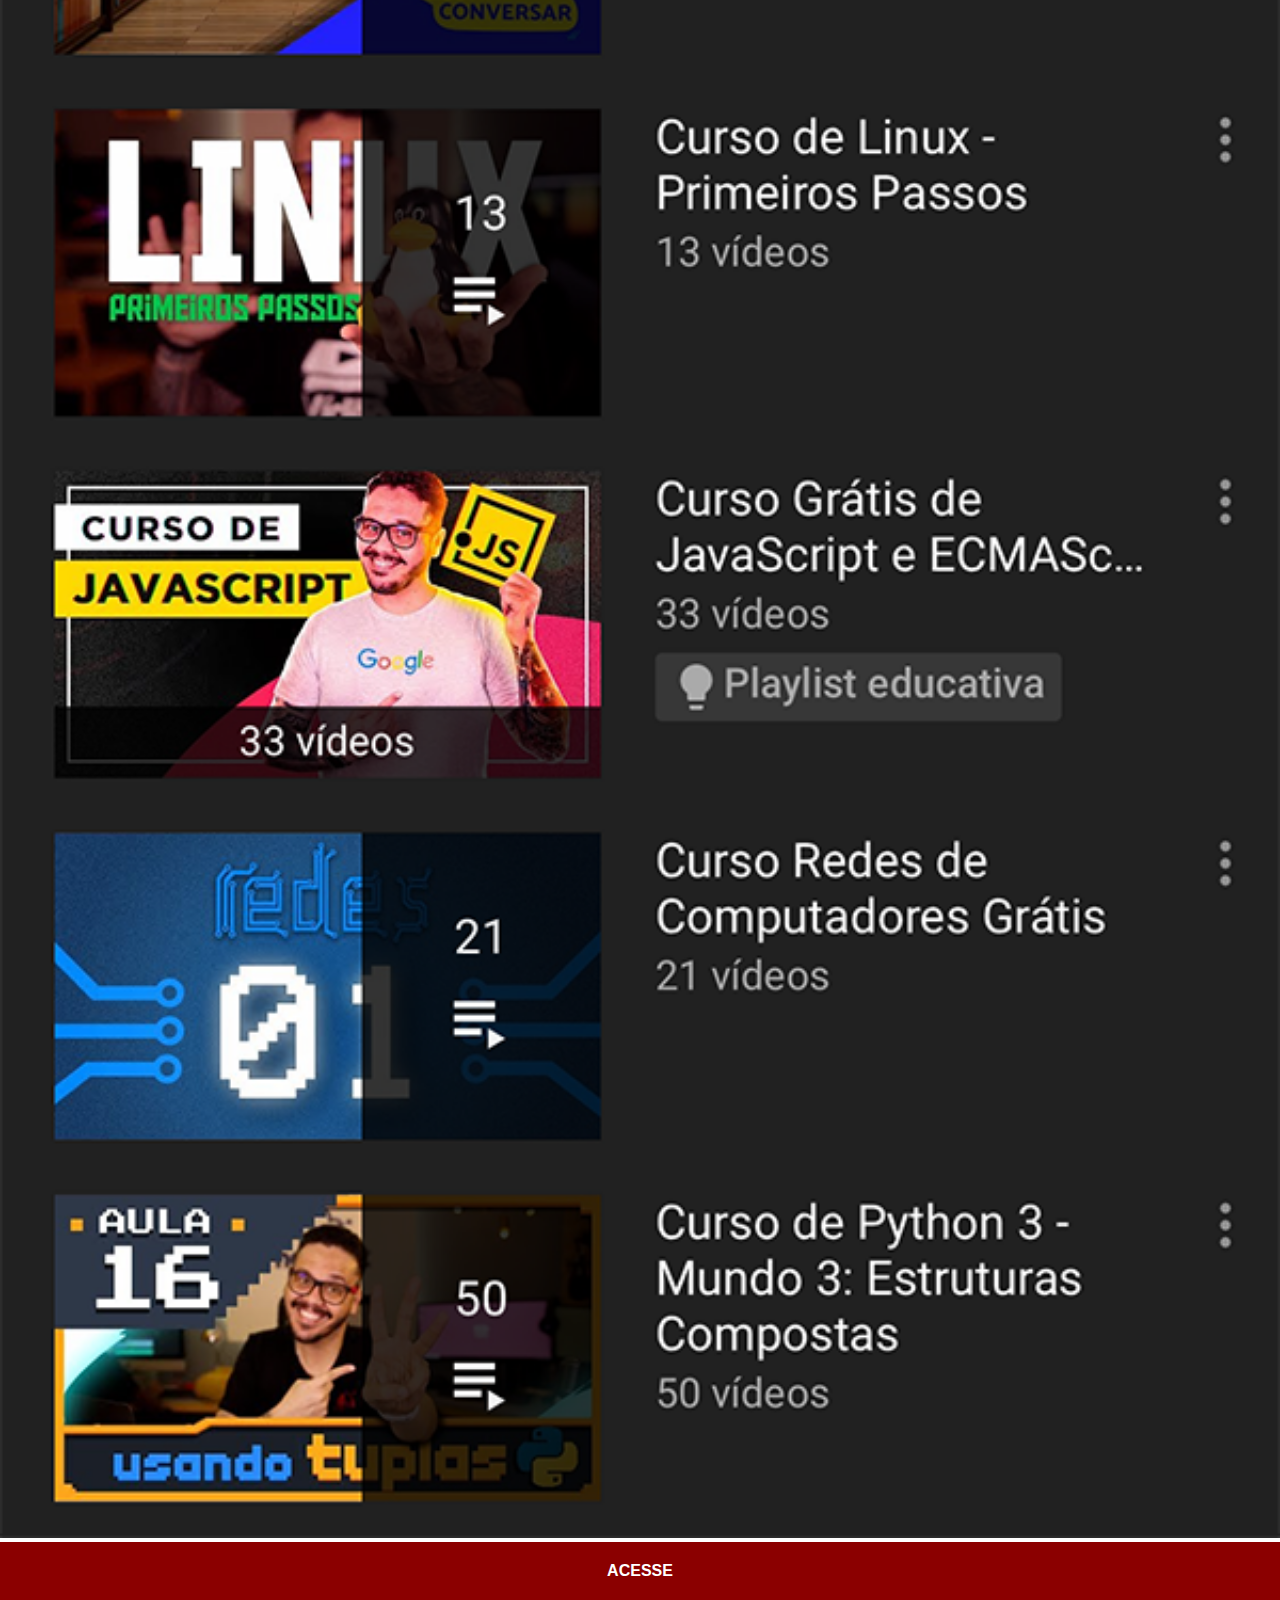
<file: youtube.html>
<!DOCTYPE html>
<html lang="pt-br">
<head>
    <meta charset="UTF-8">
    <meta name="viewport" content="width=device-width, initial-scale=1.0">
    <title>Document</title>
    <link rel="stylesheet" href="estilos/social.css">
</head>
<body>
    <img src="imagens/tela-youtube.png" alt="">
    <a href="https://www.youtube.com/@CursoemVideo/playlists" target="_blank">ACESSE</a>
</body>
</html>
</file>
<file: estilos/style.css>
@charset "UTF-8";

*{
    margin: 0px;
    padding: 0px;
    font-family: Arial, Helvetica, sans-serif;
}

html, body{
    height: 100vh;
    width: 100vw;
    background-color: black;
}

body{
    background: url(../imagens/fundo-madeira.jpg) no-repeat top center;
    background-size: cover;
    background-attachment: fixed;
}

main{
    height: 100vh;
    position: relative;
    
}

section#telefone{
    position: absolute;
    top: 50%;
    left: 50%;
    transform: translate(-50%, -50%);
    
    height: 621px;
    width: 311px;
    background-color: blue;
    background: url(../imagens/frame-iphone.png) no-repeat;
}

iframe#tela{
    position: relative;
    top: 80px;
    left: 22px;
    width: 268px;
    height: 470px;
    background-size: contain;
}

section#redes-sociais{
    text-align: right;
}

section#redes-sociais img{
    width: 50px;
    margin: 10px;
    border-radius: 50%;
    box-shadow: 2px 2px 5px rgba(0, 0, 0, 0.400);
    box-sizing: border-box;
}

section#redes-sociais img:hover{
    border: 2px solid rgba(255, 255, 255, 0.637);
    transform: translate(-3px, -3px);
    box-shadow: 5px 5px 10px rgba(0, 0, 0, 0.623);
    transition: transform 0.3s, border 0.5;
}
</file>
<file: estilos/social.css>
@charset "UTF-8";

*{
    margin: 0px;
    padding: 0px;
    font-family: Arial, Helvetica, sans-serif;
}

::-webkit-scrollbar{
    width: 0px;
    height: 0px;
}

img{
    width: 100vw;
}

a {
    display: block;
    background-color: darkred;
    color: white;
    padding: 20px;
    text-align: center;
    font-weight: bolder;
    text-decoration: none;
}

a:hover{
    background-color: red;
}
</file>
